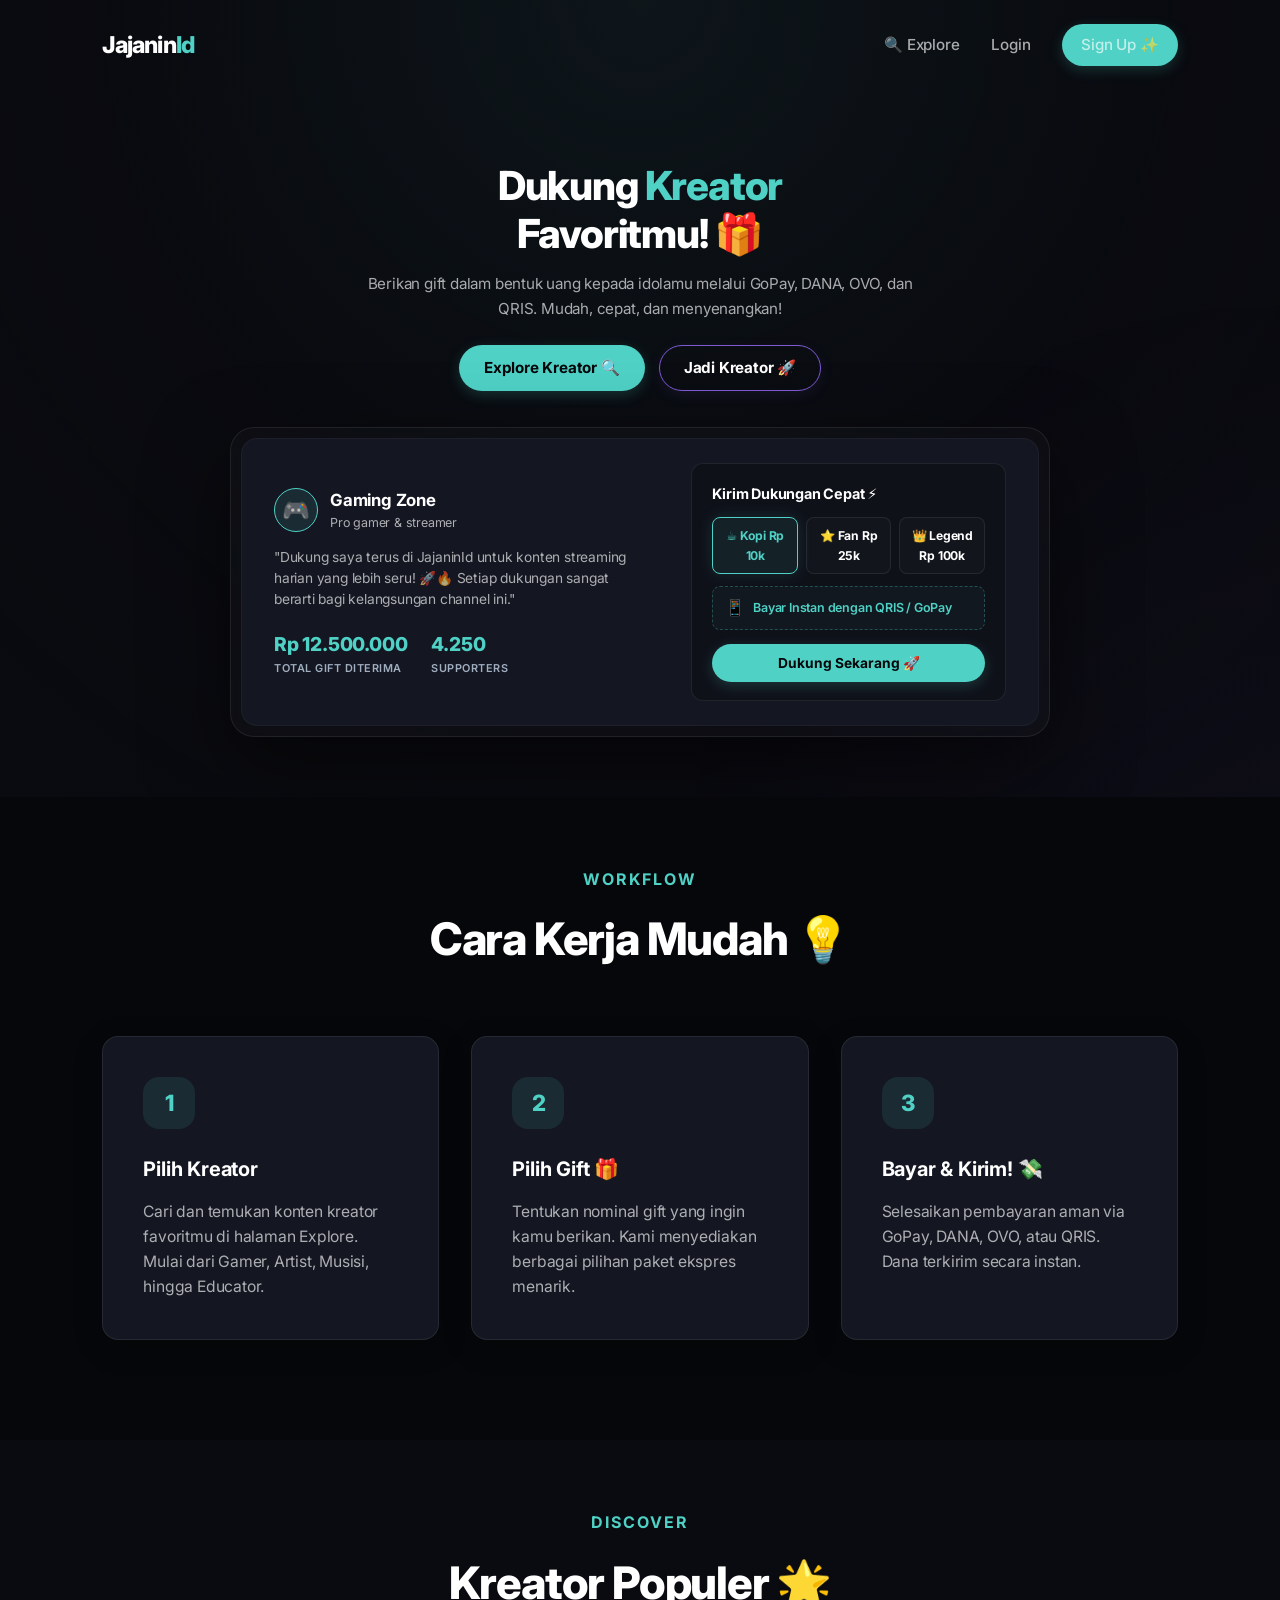
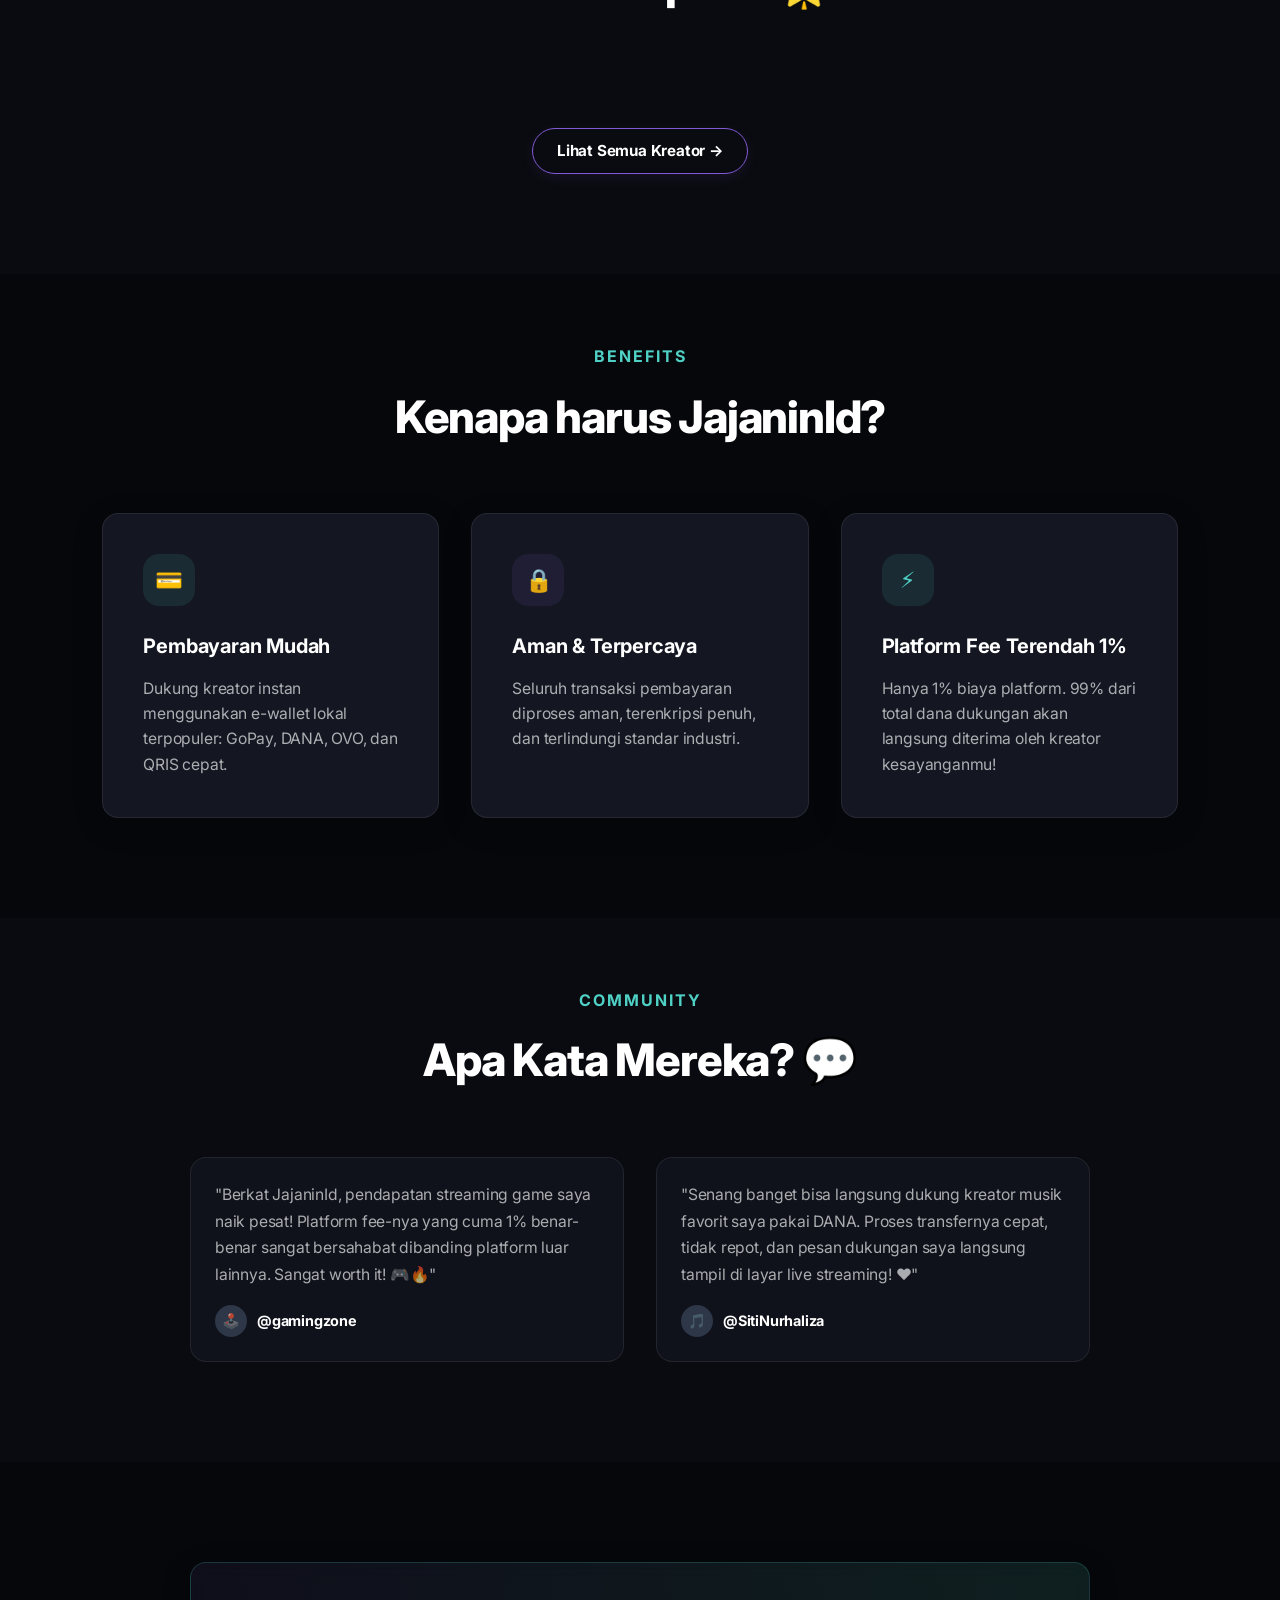
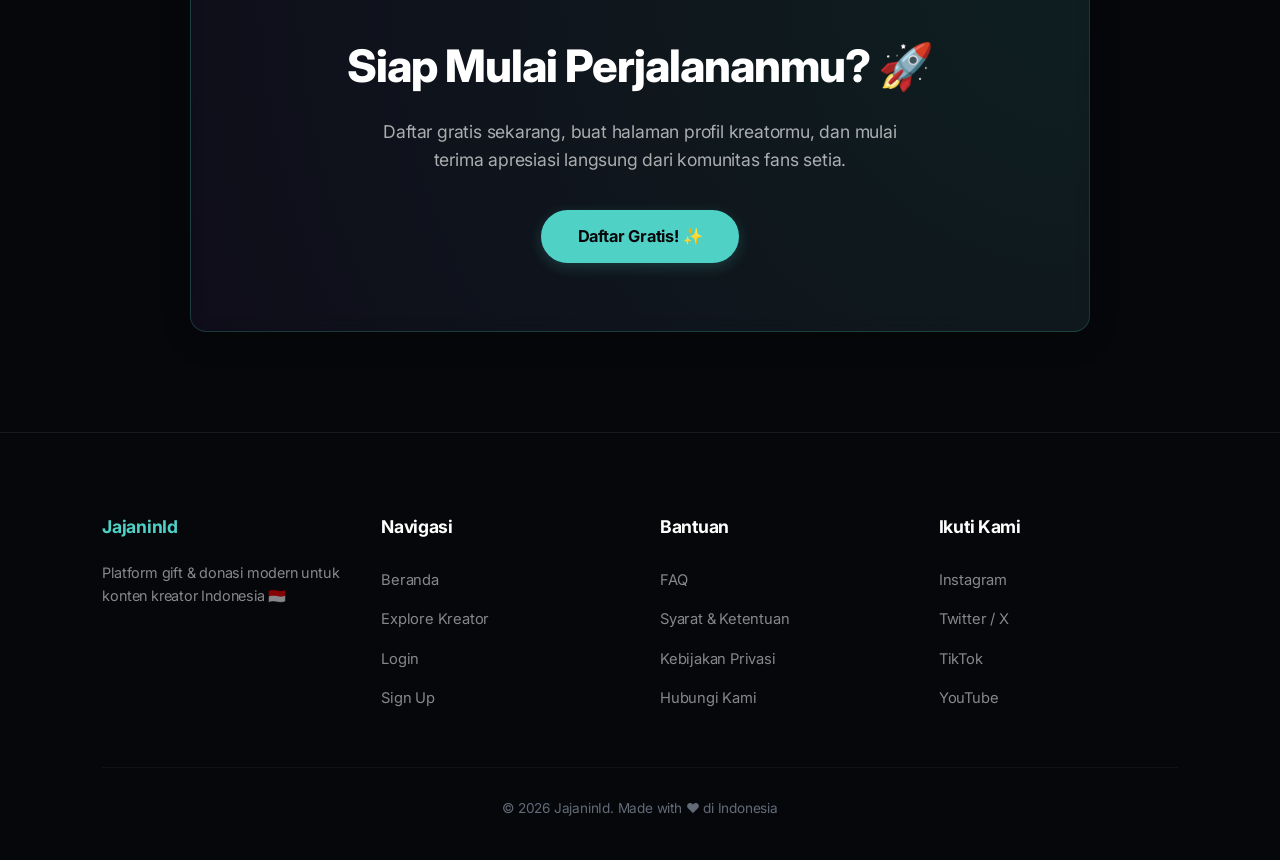
<file: index.html>
<!DOCTYPE html>
<html lang="id">

<head>
  <meta charset="UTF-8">
  <meta name="viewport" content="width=device-width, initial-scale=1.0">
  <meta name="description"
    content="JajaninId - Platform gift & donasi untuk konten kreator Indonesia. Dukung kreator favoritmu dengan gaya modern!">
  <title>JajaninId — Dukung Kreator Favoritmu! 🎁</title>
  <link rel="stylesheet" href="css/styles.css?v=1.1">
</head>

<body>
  <!-- VIDEO BACKGROUND -->
  <div class="video-bg-container">
    <video autoplay loop muted playsinline class="video-bg">
      <source src="background.mp4" type="video/mp4">
      Your browser does not support the video tag.
    </video>
    <div class="video-overlay"></div>
  </div>

  <!-- NAVBAR -->
  <nav class="navbar">
    <a href="index.html" class="logo">Jajanin<span>Id</span></a>
    <div class="nav-links">
      <a href="explore.html">🔍 Explore</a>
      <a href="login.html">Login</a>
      <a href="register.html" class="btn btn-primary btn-sm">Sign Up ✨</a>
    </div>
  </nav>

  <!-- HERO -->
  <section class="hero">
    <h1>Dukung <span class="highlight">Kreator</span><br>Favoritmu! 🎁</h1>
    <p>Berikan gift dalam bentuk uang kepada idolamu melalui GoPay, DANA, OVO, dan QRIS. Mudah, cepat, dan menyenangkan!
    </p>
    <div class="hero-buttons">
      <a href="explore.html" class="btn btn-primary">Explore Kreator 🔍</a>
      <a href="register.html" class="btn btn-secondary">Jadi Kreator 🚀</a>
    </div>

    <!-- Pixellab-style Premium Showcase -->
    <div class="hero-showcase" style="margin-top: 36px;">
      <div class="showcase-inner showcase-grid" style="padding: 24px 32px; text-align: left;">
        <div>
          <div style="display: flex; align-items: center; gap: 12px; margin-bottom: 14px;">
            <div style="width: 44px; height: 44px; border-radius: 50%; background: rgba(79, 209, 197, 0.1); border: 1.5px solid var(--primary); display: flex; align-items: center; justify-content: center; font-size: 1.4rem;">🎮</div>
            <div>
              <h4 style="margin: 0; font-size: 1.05rem; color: #fff; font-weight: 700;">Gaming Zone</h4>
              <p style="margin: 0; font-size: 0.78rem; color: var(--text-sec);">Pro gamer & streamer</p>
            </div>
          </div>
          <p style="font-size: 0.86rem; color: var(--text-sec); margin-bottom: 20px; line-height: 1.5;">"Dukung saya terus di JajaninId untuk konten streaming harian yang lebih seru! 🚀🔥 Setiap dukungan sangat berarti bagi kelangsungan channel ini."</p>
          <div style="display: flex; gap: 24px;">
            <div>
              <div style="font-size: 1.2rem; font-weight: 800; color: var(--primary);">Rp 12.500.000</div>
              <div style="font-size: 0.68rem; color: var(--text-muted); text-transform: uppercase; font-weight: 600; letter-spacing: 0.5px;">Total Gift Diterima</div>
            </div>
            <div>
              <div style="font-size: 1.2rem; font-weight: 800; color: var(--primary);">4.250</div>
              <div style="font-size: 0.68rem; color: var(--text-muted); text-transform: uppercase; font-weight: 600; letter-spacing: 0.5px;">Supporters</div>
            </div>
          </div>
        </div>
        <div class="quick-support-card">
          <h5 style="margin: 0 0 12px; font-size: 0.9rem; color: #fff; font-weight: 700; letter-spacing: -0.2px;">Kirim Dukungan Cepat ⚡</h5>
          <div class="quick-support-grid">
            <div class="quick-chip active" onclick="selectQuickSupport(10000, this)">☕ Kopi Rp 10k</div>
            <div class="quick-chip" onclick="selectQuickSupport(25000, this)">⭐ Fan Rp 25k</div>
            <div class="quick-chip" onclick="selectQuickSupport(100000, this)">👑 Legend Rp 100k</div>
          </div>
          <div style="display: flex; gap: 8px; align-items: center; background: rgba(79, 209, 197, 0.04); padding: 8px 12px; border-radius: 8px; border: 1px dashed rgba(79, 209, 197, 0.3); margin-bottom: 14px;">
            <span style="font-size: 1rem;">📱</span>
            <span style="font-size: 0.78rem; font-weight: 600; color: var(--primary);">Bayar Instan dengan QRIS / GoPay</span>
          </div>
          <button class="btn btn-primary" style="width:100%; font-size: 0.86rem; padding: 10px;" onclick="triggerQuickPayment()">Dukung Sekarang 🚀</button>
        </div>
      </div>
    </div>
  </section>

  <!-- HOW IT WORKS -->
  <section class="section" style="background:var(--bg-dark)">
    <div class="section-subtitle">Workflow</div>
    <h2 class="section-title">Cara Kerja Mudah 💡</h2>
    <div class="steps-grid">
      <div class="comic-card step-card">
        <div class="step-num">1</div>
        <h3>Pilih Kreator</h3>
        <p>Cari dan temukan konten kreator favoritmu di halaman Explore. Mulai dari Gamer, Artist, Musisi, hingga Educator.</p>
      </div>
      <div class="comic-card step-card">
        <div class="step-num">2</div>
        <h3>Pilih Gift 🎁</h3>
        <p>Tentukan nominal gift yang ingin kamu berikan. Kami menyediakan berbagai pilihan paket ekspres menarik.</p>
      </div>
      <div class="comic-card step-card">
        <div class="step-num">3</div>
        <h3>Bayar & Kirim! 💸</h3>
        <p>Selesaikan pembayaran aman via GoPay, DANA, OVO, atau QRIS. Dana terkirim secara instan.</p>
      </div>
    </div>
  </section>

  <!-- TOP CREATORS -->
  <section class="section">
    <div class="section-subtitle">Discover</div>
    <h2 class="section-title">Kreator Populer 🌟</h2>
    <div class="creator-grid" id="topCreators"></div>
    <div style="text-align:center;margin-top:48px">
      <a href="explore.html" class="btn btn-secondary">Lihat Semua Kreator →</a>
    </div>
  </section>

  <!-- FEATURES -->
  <section class="section" style="background:var(--bg-dark)">
    <div class="section-subtitle">Benefits</div>
    <h2 class="section-title">Kenapa harus JajaninId?</h2>
    <div class="steps-grid">
      <div class="comic-card step-card">
        <div class="step-num" style="background:rgba(79, 209, 197, 0.1); color:var(--primary)">💳</div>
        <h3>Pembayaran Mudah</h3>
        <p>Dukung kreator instan menggunakan e-wallet lokal terpopuler: GoPay, DANA, OVO, dan QRIS cepat.</p>
      </div>
      <div class="comic-card step-card">
        <div class="step-num" style="background:rgba(128, 90, 213, 0.1); color:var(--secondary)">🔒</div>
        <h3>Aman & Terpercaya</h3>
        <p>Seluruh transaksi pembayaran diproses aman, terenkripsi penuh, dan terlindungi standar industri.</p>
      </div>
      <div class="comic-card step-card">
        <div class="step-num" style="background:rgba(79, 209, 197, 0.1); color:var(--primary)">⚡</div>
        <h3>Platform Fee Terendah 1%</h3>
        <p>Hanya 1% biaya platform. 99% dari total dana dukungan akan langsung diterima oleh kreator kesayanganmu!</p>
      </div>
    </div>
  </section>

  <!-- TESTIMONIALS -->
  <section class="section">
    <div class="section-subtitle">Community</div>
    <h2 class="section-title">Apa Kata Mereka? 💬</h2>
    <div class="steps-grid" style="max-width:900px">
      <div class="speech-bubble">
        <p style="line-height: 1.7;">"Berkat JajaninId, pendapatan streaming game saya naik pesat! Platform fee-nya yang cuma 1% benar-benar sangat bersahabat dibanding platform luar lainnya. Sangat worth it! 🎮🔥"</p>
        <div style="margin-top: 16px; display: flex; align-items: center; gap: 10px;">
          <div style="width: 32px; height: 32px; border-radius: 50%; background: #2D3748; display: flex; align-items: center; justify-content: center; font-size: 0.9rem;">🕹️</div>
          <span style="font-weight: 700; color: #fff; font-size: 0.9rem;">@gamingzone</span>
        </div>
      </div>
      <div class="speech-bubble">
        <p style="line-height: 1.7;">"Senang banget bisa langsung dukung kreator musik favorit saya pakai DANA. Proses transfernya cepat, tidak repot, dan pesan dukungan saya langsung tampil di layar live streaming! ❤️"</p>
        <div style="margin-top: 16px; display: flex; align-items: center; gap: 10px;">
          <div style="width: 32px; height: 32px; border-radius: 50%; background: #2D3748; display: flex; align-items: center; justify-content: center; font-size: 0.9rem;">🎵</div>
          <span style="font-weight: 700; color: #fff; font-size: 0.9rem;">@SitiNurhaliza</span>
        </div>
      </div>
    </div>
  </section>

  <!-- CTA -->
  <section class="section" style="background:var(--bg-dark); text-align:center;">
    <div class="comic-card" style="max-width: 900px; margin: 0 auto; padding: 68px 40px; background: radial-gradient(circle at top right, rgba(79, 209, 197, 0.12) 0%, rgba(128, 90, 213, 0.08) 100%); border-color: rgba(79, 209, 197, 0.2);">
      <h2 style="font-family:var(--font-display); font-size: clamp(2rem, 4vw, 2.8rem); font-weight: 800; margin-bottom:16px; color:#fff; letter-spacing: -1px;">Siap Mulai Perjalananmu? 🚀</h2>
      <p style="font-size:1.1rem; color: var(--text-sec); margin-bottom:36px; max-width: 550px; margin-left: auto; margin-right: auto;">Daftar gratis sekarang, buat halaman profil kreatormu, dan mulai terima apresiasi langsung dari komunitas fans setia.</p>
      <a href="register.html" class="btn btn-primary btn-lg">Daftar Gratis! ✨</a>
    </div>
  </section>

  <!-- FOOTER -->
  <footer class="footer">
    <div class="footer-grid">
      <div>
        <h3 style="color: var(--primary);">JajaninId</h3>
        <p style="opacity:.8; font-size:.9rem; line-height: 1.6;">Platform gift & donasi modern untuk konten kreator Indonesia 🇮🇩</p>
      </div>
      <div>
        <h3>Navigasi</h3>
        <a href="index.html">Beranda</a>
        <a href="explore.html">Explore Kreator</a>
        <a href="login.html">Login</a>
        <a href="register.html">Sign Up</a>
      </div>
      <div>
        <h3>Bantuan</h3>
        <a href="#">FAQ</a>
        <a href="#">Syarat & Ketentuan</a>
        <a href="#">Kebijakan Privasi</a>
        <a href="#">Hubungi Kami</a>
      </div>
      <div>
        <h3>Ikuti Kami</h3>
        <a href="#">Instagram</a>
        <a href="#">Twitter / X</a>
        <a href="#">TikTok</a>
        <a href="#">YouTube</a>
      </div>
    </div>
    <div class="footer-bottom">© 2026 JajaninId. Made with ❤️ di Indonesia</div>
  </footer>

  <script src="js/data.js"></script>
  <script src="js/app.js?v=1.1"></script>
</body>

</html>
</file>
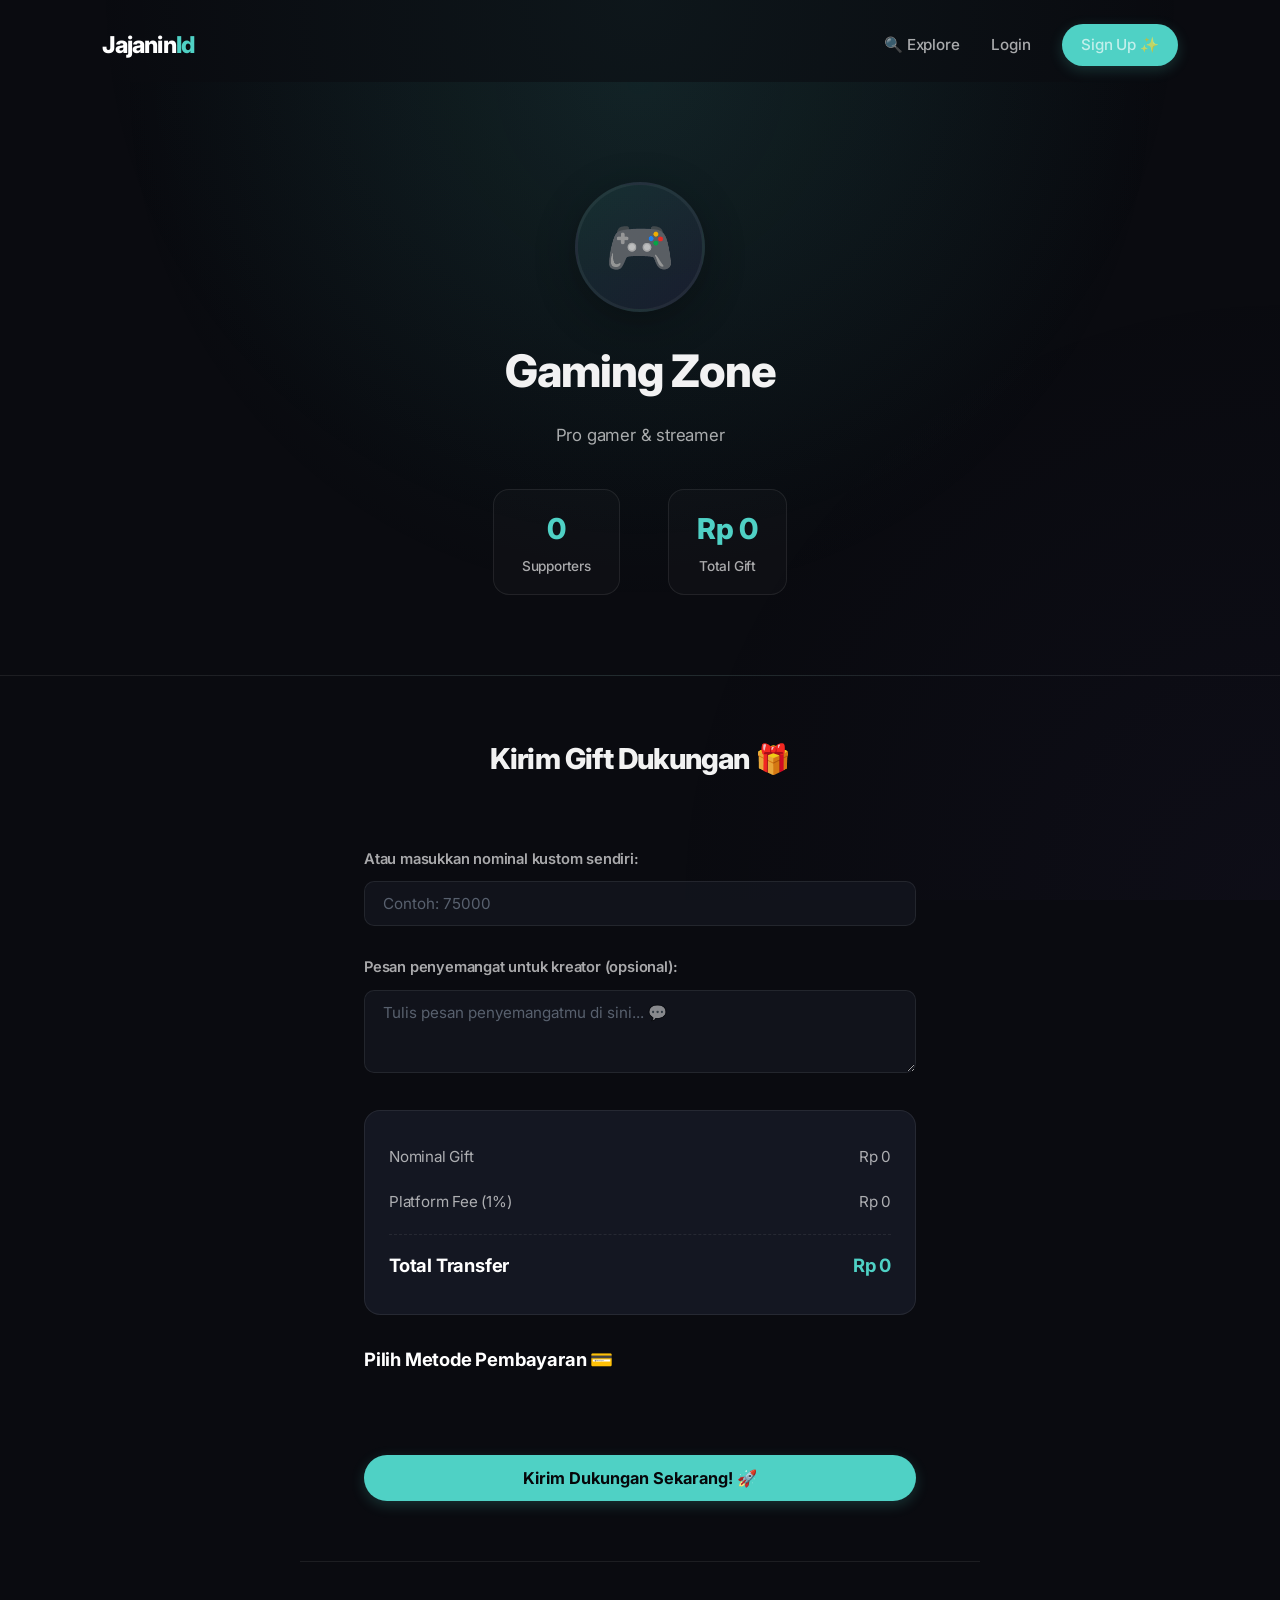
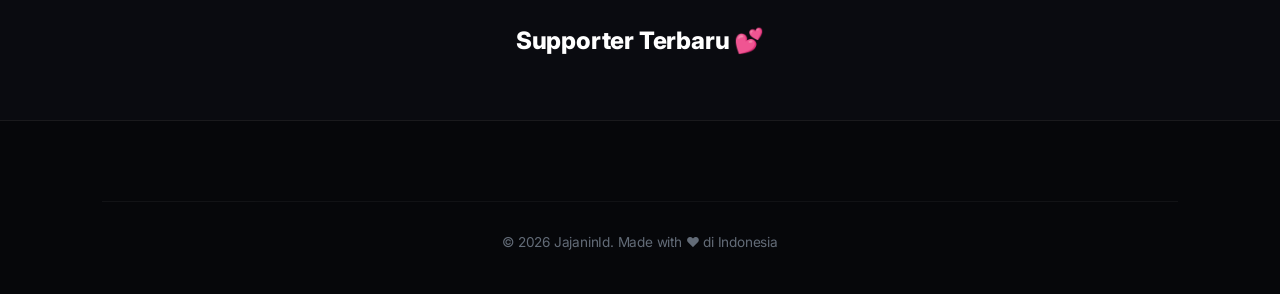
<file: creator.html>
<!DOCTYPE html>
<html lang="id">

<head>
  <meta charset="UTF-8">
  <meta name="viewport" content="width=device-width, initial-scale=1.0">
  <meta name="description" content="Berikan gift dan dukungan untuk kreator favoritmu di JajaninId">
  <title>Profil Kreator — JajaninId</title>
  <link rel="stylesheet" href="css/styles.css">
</head>

<body>
  <!-- NAVBAR -->
  <nav class="navbar">
    <a href="index.html" class="logo">Jajanin<span>Id</span></a>
    <div class="nav-links">
      <a href="explore.html">🔍 Explore</a>
      <a href="login.html">Login</a>
      <a href="register.html" class="btn btn-primary btn-sm">Sign Up ✨</a>
    </div>
  </nav>

  <!-- PROFILE HEADER -->
  <section class="profile-header">
    <div class="profile-avatar" id="creatorAvatar">🎮</div>
    <h1 id="creatorName">Gaming Zone</h1>
    <p class="bio" id="creatorBio">Pro gamer & streamer</p>
    <div class="profile-stats">
      <div class="stat">
        <div class="stat-num" id="creatorSupporters">0</div>
        <div class="stat-label">Supporters</div>
      </div>
      <div class="stat">
        <div class="stat-num" id="creatorGifts">Rp 0</div>
        <div class="stat-label">Total Gift</div>
      </div>
    </div>
  </section>

  <!-- GIFT SECTION -->
  <section class="gift-section">
    <h2>Kirim Gift Dukungan 🎁</h2>
    
    <!-- Dynamic Gift Options (GIFT_PRESETS) -->
    <div class="gift-grid" id="giftGrid"></div>
    
    <div class="gift-custom">
      <div class="form-group">
        <label>Atau masukkan nominal kustom sendiri:</label>
        <input type="number" class="comic-input" id="customAmount" placeholder="Contoh: 75000"
          oninput="onCustomAmount(this.value)">
      </div>
    </div>
    
    <div class="form-group">
      <label>Pesan penyemangat untuk kreator (opsional):</label>
      <textarea class="comic-input" id="giftMessage" rows="3" placeholder="Tulis pesan penyemangatmu di sini... 💬"
        style="resize:vertical"></textarea>
    </div>

    <!-- INVOICE SUMMARY -->
    <div class="gift-summary">
      <div class="row"><span>Nominal Gift</span><span id="summaryAmount">Rp 0</span></div>
      <div class="row"><span>Platform Fee (1%)</span><span id="summaryFee">Rp 0</span></div>
      <div class="row total"><span>Total Transfer</span><span id="summaryTotal">Rp 0</span></div>
    </div>

    <!-- PAYMENT SELECTION -->
    <h3 style="font-family:var(--font-display); font-size:1.15rem; font-weight:700; margin-bottom:16px; color:#fff">Pilih Metode Pembayaran 💳</h3>
    <div class="payment-methods" id="paymentGrid"></div>

    <button class="btn btn-primary btn-lg" style="width:100%; margin-top:20px"
      onclick="sendGift()">
      Kirim Dukungan Sekarang! 🚀
    </button>
  </section>

  <!-- RECENT SUPPORTERS -->
  <section class="supporters-section" style="border-top: 1px solid var(--border); padding-top: 60px; margin-top: 60px;">
    <h2 style="font-family:var(--font-display); font-size:1.5rem; font-weight: 800; margin-bottom:30px; text-align: center; color: #fff;">
      Supporter Terbaru 💕</h2>
    <div id="supportersList"></div>
  </section>

  <!-- FOOTER -->
  <footer class="footer">
    <div class="footer-bottom">© 2026 JajaninId. Made with ❤️ di Indonesia</div>
  </footer>

  <script src="js/data.js"></script>
  <script src="js/app.js"></script>
</body>

</html>
</file>
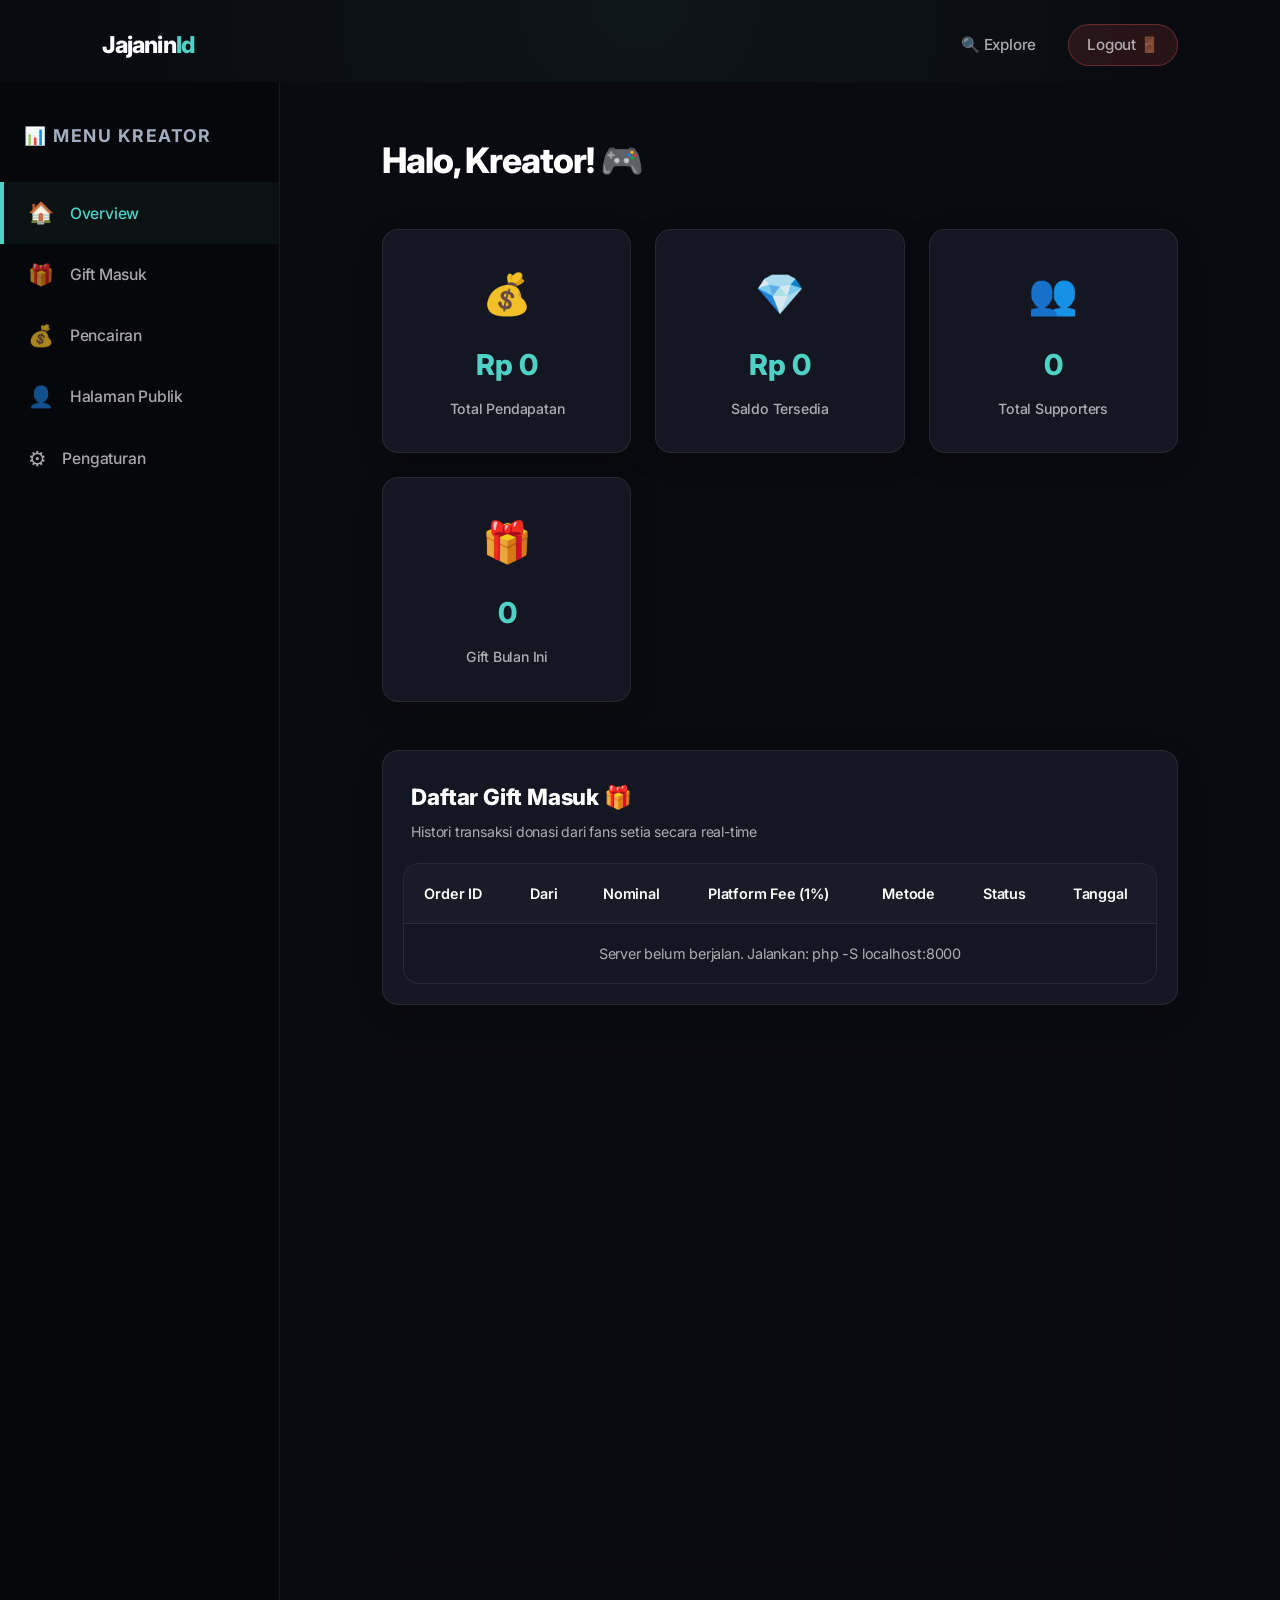
<file: dashboard.html>
<!DOCTYPE html>
<html lang="id">

<head>
  <meta charset="UTF-8">
  <meta name="viewport" content="width=device-width, initial-scale=1.0">
  <title>Dashboard Kreator — JajaninId</title>
  <link rel="stylesheet" href="css/styles.css">
</head>

<body>
  <!-- NAVBAR -->
  <nav class="navbar">
    <a href="index.html" class="logo">Jajanin<span>Id</span></a>
    <div class="nav-links">
      <a href="explore.html">🔍 Explore</a>
      <a href="/backend/auth.php?action=logout" class="btn btn-danger btn-sm">Logout 🚪</a>
    </div>
  </nav>

  <!-- DASHBOARD WRAPPER -->
  <div class="dash-layout">
    <!-- SIDEBAR -->
    <aside class="dash-sidebar">
      <div class="sidebar-title">📊 Menu Kreator</div>
      <a href="#" class="active"><span class="icon">🏠</span> Overview</a>
      <a href="#gifts"><span class="icon">🎁</span> Gift Masuk</a>
      <a href="#withdraw"><span class="icon">💰</span> Pencairan</a>
      <a href="#" onclick="goToMyPage()"><span class="icon">👤</span> Halaman Publik</a>
      <a href="#"><span class="icon">⚙️</span> Pengaturan</a>
    </aside>

    <!-- MAIN CONTROL CENTER -->
    <main class="dash-main">
      <h1 id="dashGreeting">Halo, Kreator! 🎮</h1>

      <!-- METRIC CARDS -->
      <div class="stat-cards">
        <div class="comic-card stat-card">
          <div class="stat-icon">💰</div>
          <div class="stat-value" id="statEarnings">Rp 0</div>
          <div class="stat-label">Total Pendapatan</div>
        </div>
        <div class="comic-card stat-card">
          <div class="stat-icon">💎</div>
          <div class="stat-value" id="statBalance">Rp 0</div>
          <div class="stat-label">Saldo Tersedia</div>
        </div>
        <div class="comic-card stat-card">
          <div class="stat-icon">👥</div>
          <div class="stat-value" id="statSupporters">0</div>
          <div class="stat-label">Total Supporters</div>
        </div>
        <div class="comic-card stat-card">
          <div class="stat-icon">🎁</div>
          <div class="stat-value" id="statMonthly">0</div>
          <div class="stat-label">Gift Bulan Ini</div>
        </div>
      </div>

      <!-- RECENT TRANSACTION RECORDS -->
      <div class="comic-card" style="padding:0; margin-bottom: 40px;" id="gifts">
        <div style="padding:28px 28px 0">
          <h2 style="font-family:var(--font-display); font-size:1.4rem; font-weight:800; color:#fff;">Daftar Gift Masuk 🎁</h2>
          <p style="color:var(--text-sec); font-size:.88rem; margin-top:6px">Histori transaksi donasi dari fans setia secara real-time</p>
        </div>
        <div style="overflow-x:auto; padding:20px">
          <table class="table-comic">
            <thead>
              <tr>
                <th>Order ID</th>
                <th>Dari</th>
                <th>Nominal</th>
                <th>Platform Fee (1%)</th>
                <th>Metode</th>
                <th>Status</th>
                <th>Tanggal</th>
              </tr>
            </thead>
            <tbody id="giftTableBody">
              <tr>
                <td colspan="7" style="text-align:center; font-style: italic; color:var(--text-muted);">
                  Memuat data transaksi dari database...
                </td>
              </tr>
            </tbody>
          </table>
        </div>
      </div>

      <!-- BANK / E-WALLET WITHDRAWAL PANEL -->
      <div class="comic-card" style="padding:32px;" id="withdraw">
        <h2 style="font-family:var(--font-display); font-size:1.4rem; font-weight:800; color:#fff; margin-bottom:6px">Pencairan Saldo 💰</h2>
        <p style="color:var(--text-sec); font-size:.88rem; margin-bottom:28px">Tarik penghasilan terkumpul langsung ke rekening bank atau dompet digital Anda</p>
        
        <div style="max-width:440px;">
          <div class="form-group">
            <label>Nominal Penarikan (Minimum Rp 50.000)</label>
            <input type="number" class="comic-input" id="withdrawAmount" placeholder="Contoh: 150000" min="50000">
          </div>
          
          <div class="form-group">
            <label>Metode Penarikan Dana</label>
            <select class="comic-input" id="withdrawMethod">
              <option value="">— Pilih Bank / E-Wallet —</option>
              <option value="Bank BCA">Bank BCA</option>
              <option value="Bank BNI">Bank BNI</option>
              <option value="Bank Mandiri">Bank Mandiri</option>
              <option value="GoPay">GoPay</option>
              <option value="DANA">DANA</option>
              <option value="OVO">OVO</option>
            </select>
          </div>
          
          <div class="form-group">
            <label>Nomor Rekening / Nomor Telepon Akun</label>
            <input type="text" class="comic-input" id="withdrawAccount" placeholder="Nomor rekening atau nomor HP terdaftar">
          </div>
          
          <button class="btn btn-primary btn-lg" style="width:100%; margin-top:8px" onclick="requestWithdraw()">
            Cairkan Saldo Sekarang 💸
          </button>
        </div>
      </div>
    </main>
  </div>

  <script src="js/app.js"></script>
  <script>
    // Update greeting when session loads
    checkSession().then(() => {
      if (currentUser) {
        const greet = document.getElementById('dashGreeting');
        if (greet) greet.textContent = `Halo, ${currentUser.name}! 🎮`;
      }
    });

    function goToMyPage() {
      // Fetch creator username and redirect
      fetch('/backend/api.php?action=dashboard')
        .then(r => r.json())
        .then(d => {
          if (d.profile) window.location.href = `creator.html?u=${d.profile.username}`;
        });
    }
  </script>
</body>

</html>
</file>
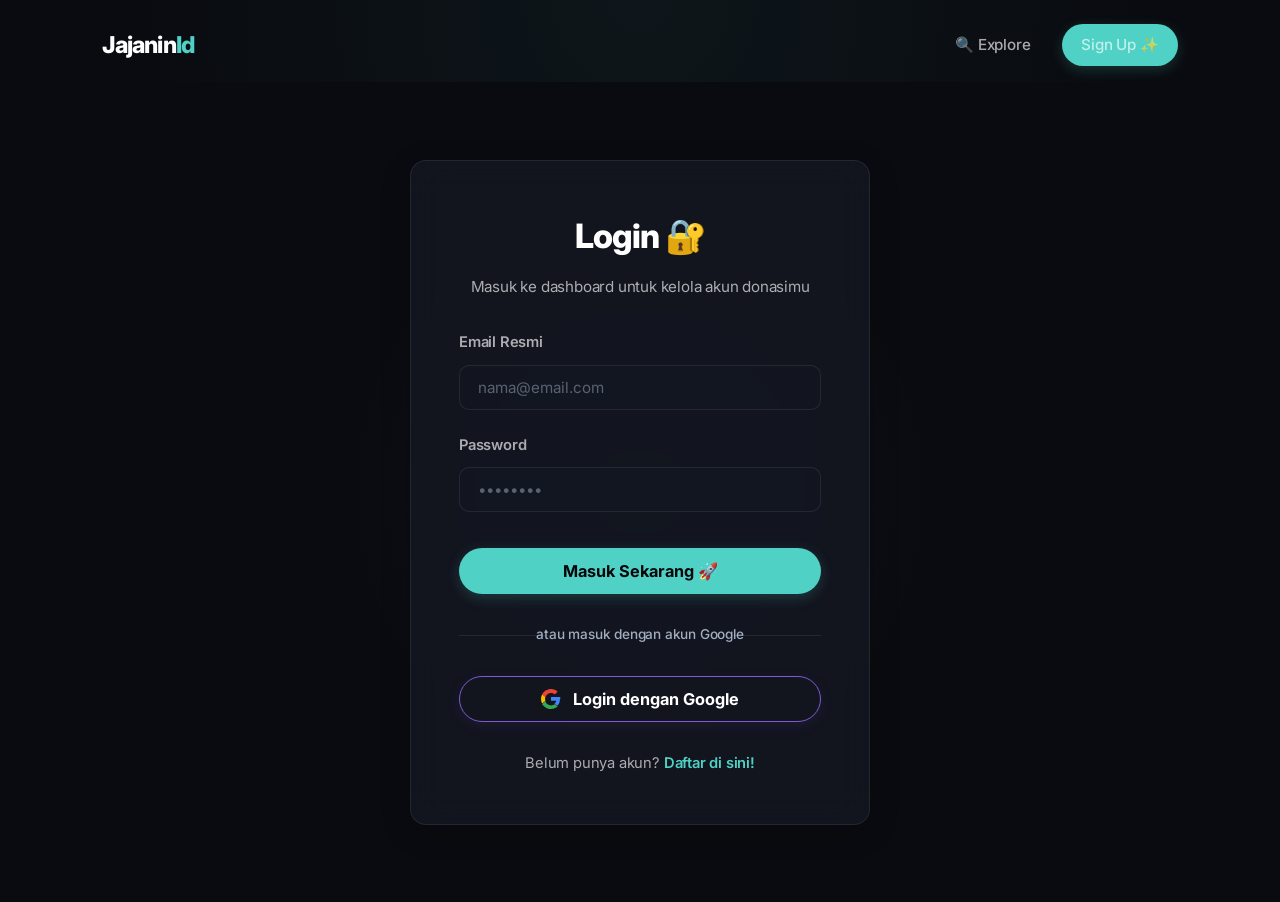
<file: login.html>
<!DOCTYPE html>
<html lang="id">

<head>
  <meta charset="UTF-8">
  <meta name="viewport" content="width=device-width, initial-scale=1.0">
  <title>Login — JajaninId</title>
  <link rel="stylesheet" href="css/styles.css">
</head>

<body>
  <!-- NAVBAR -->
  <nav class="navbar">
    <a href="index.html" class="logo">Jajanin<span>Id</span></a>
    <div class="nav-links">
      <a href="explore.html">🔍 Explore</a>
      <a href="register.html" class="btn btn-primary btn-sm">Sign Up ✨</a>
    </div>
  </nav>

  <!-- AUTHENTICATION PANELS -->
  <div class="auth-container">
    <div class="comic-card auth-box">
      <h1>Login 🔐</h1>
      <p class="subtitle">Masuk ke dashboard untuk kelola akun donasimu</p>
      
      <!-- Error Message Container (Fixed legacy JS crash issue) -->
      <div id="errorMsg" style="display:none; background:rgba(255, 94, 94, 0.08); color:var(--danger); border:1px solid rgba(255, 94, 94, 0.2); padding:12px 16px; border-radius:8px; font-family:var(--font-body); font-size:0.9rem; font-weight:600; margin-bottom:20px; text-align:center;"></div>

      <!-- Email Auth -->
      <div id="emailAuth" style="margin-bottom: 24px;">
        <div class="form-group">
          <label>Email Resmi</label>
          <input type="email" class="comic-input" id="loginEmail" placeholder="nama@email.com">
        </div>
        <div class="form-group">
          <label>Password</label>
          <input type="password" class="comic-input" id="loginPassword" placeholder="••••••••">
        </div>
        <button class="btn btn-primary btn-lg" style="width:100%; margin-top:12px;"
          onclick="loginWithEmail()">
          Masuk Sekarang 🚀
        </button>
      </div>

      <div class="auth-divider">atau masuk dengan akun Google</div>

      <!-- Google OAuth -->
      <button class="btn btn-secondary btn-lg" style="width:100%; gap:12px;"
        onclick="loginWithGoogle()">
        <svg width="20" height="20" viewBox="0 0 48 48" style="flex-shrink:0;">
          <path fill="#ea4335"
            d="M24 9.5c3.54 0 6.71 1.22 9.21 3.6l6.85-6.85C35.9 2.38 30.47 0 24 0 14.62 0 6.51 5.38 2.56 13.22l7.98 6.19C12.43 13.72 17.74 9.5 24 9.5z" />
          <path fill="#4285f4"
            d="M46.5 24c0-1.55-.15-3.24-.47-4.78H24v9.03h12.75c-.53 2.85-2.12 5.25-4.5 6.85l6.85 5.3c4-3.69 6.4-9.13 6.4-16.4z" />
          <path fill="#fbbc05"
            d="M10.54 28.59c-.48-1.45-.76-2.99-.76-4.59s.27-3.14.76-4.59l-7.98-6.19C.92 16.46 0 20.12 0 24s.92 7.54 2.56 10.78l7.98-6.19z" />
          <path fill="#34a853"
            d="M24 48c6.48 0 11.93-2.13 15.89-5.81l-6.85-5.3c-2.51 1.69-5.71 2.61-9.04 2.61-6.26 0-11.57-4.22-13.46-9.91l-7.98 6.19C6.51 42.62 14.62 48 24 48z" />
        </svg>
        Login dengan Google
      </button>

      <p class="auth-footer">Belum punya akun? <a href="register.html">Daftar di sini!</a></p>
    </div>
  </div>

  <script src="js/app.js"></script>
  <script>
    // Show error from URL params
    const urlParams = new URLSearchParams(window.location.search);
    const error = urlParams.get('error');
    if (error) {
      const errorMsg = document.getElementById('errorMsg');
      const messages = {
        'access_denied': 'Akses ditolak. Silakan coba lagi.',
        'no_code': 'Gagal mendapatkan kode otorisasi.',
        'token_failed': 'Gagal memverifikasi akun Google.',
        'userinfo_failed': 'Gagal mengambil info akun Google.',
      };
      errorMsg.textContent = messages[error] || 'Terjadi kesalahan.';
      errorMsg.style.display = 'block';
    }

    async function loginWithEmail() {
      const email = document.getElementById('loginEmail').value;
      const password = document.getElementById('loginPassword').value;
      const errorMsg = document.getElementById('errorMsg');
      errorMsg.style.display = 'none';

      if (!email || !password) {
        errorMsg.textContent = 'Email dan password wajib diisi!';
        errorMsg.style.display = 'block';
        return;
      }

      try {
        const res = await fetch('/backend/auth.php?action=login_email', {
          method: 'POST',
          headers: { 'Content-Type': 'application/json' },
          body: JSON.stringify({ email, password })
        });
        const data = await res.json();
        if (data.success) {
          showModal('Welcome! 🎉', `Login sebagai <strong>${data.user.name}</strong> (${data.user.role})`, 'success');
          setTimeout(() => { window.location.href = data.redirect; }, 1200);
        } else {
          errorMsg.textContent = data.error;
          errorMsg.style.display = 'block';
        }
      } catch (e) {
        errorMsg.textContent = 'Server belum berjalan. Jalankan: php -S localhost:8000';
        errorMsg.style.display = 'block';
      }
    }
  </script>
</body>

</html>
</file>
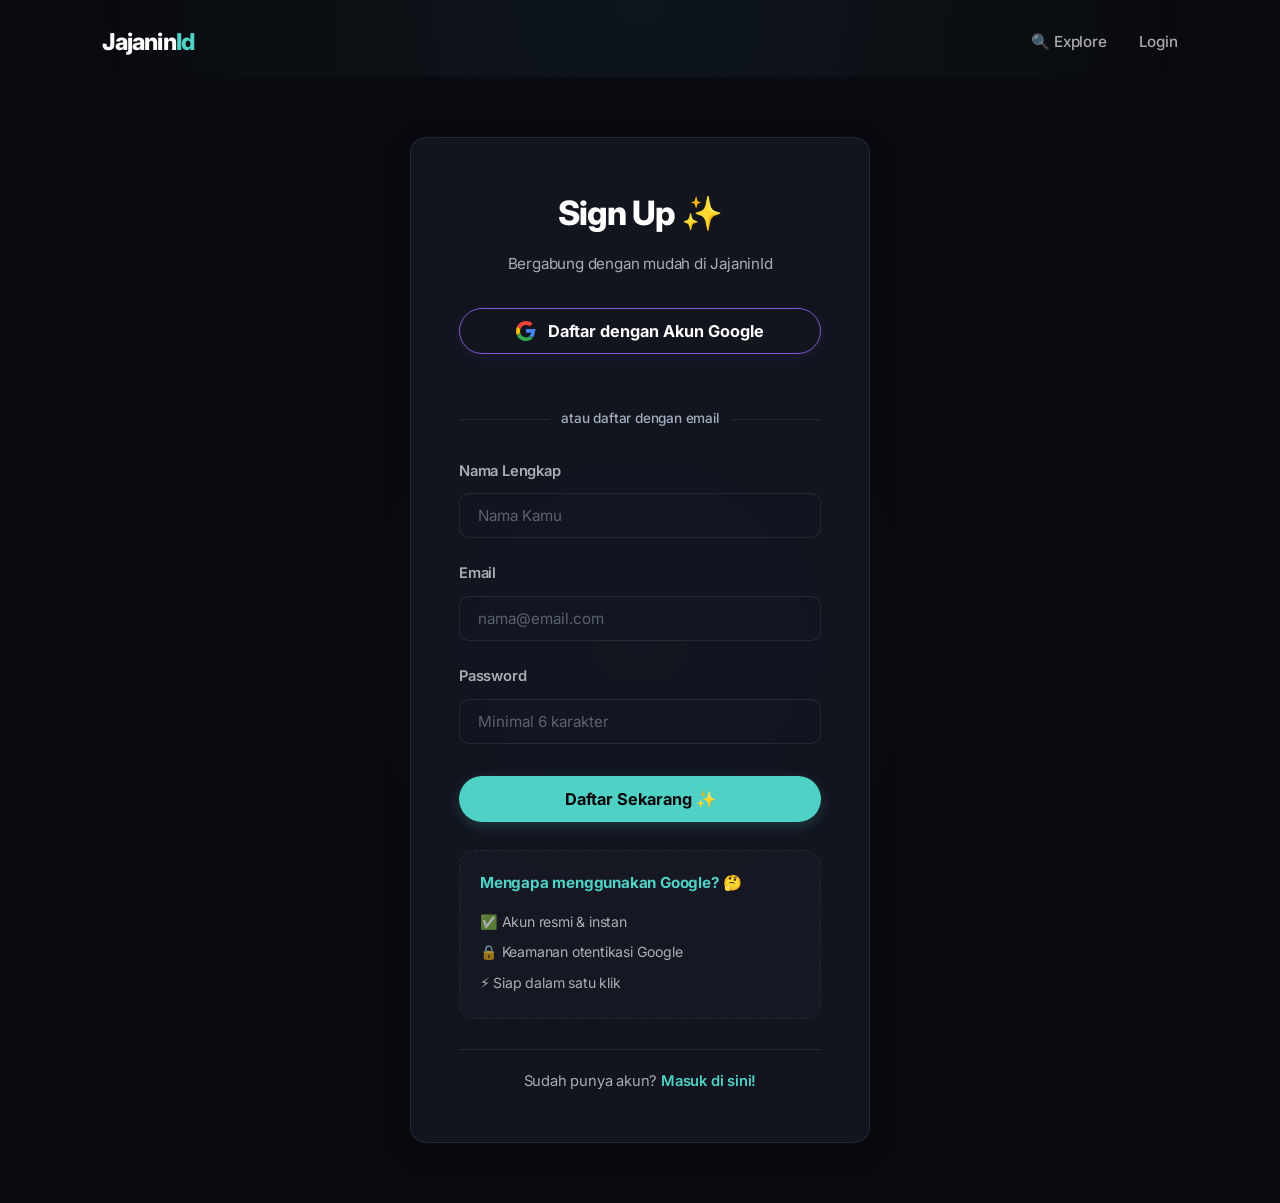
<file: register.html>
<!DOCTYPE html>
<html lang="id">

<head>
  <meta charset="UTF-8">
  <meta name="viewport" content="width=device-width, initial-scale=1.0">
  <title>Sign Up — JajaninId</title>
  <link rel="stylesheet" href="css/styles.css">
</head>

<body>
  <!-- NAVBAR -->
  <nav class="navbar">
    <a href="index.html" class="logo">Jajanin<span>Id</span></a>
    <div class="nav-links">
      <a href="explore.html">🔍 Explore</a>
      <a href="login.html">Login</a>
    </div>
  </nav>

  <!-- AUTHENTICATION PANELS -->
  <div class="auth-container">
    <div class="comic-card auth-box">
      <h1>Sign Up ✨</h1>
      <p class="subtitle" id="regSubtitle">Bergabung dengan mudah di JajaninId</p>

      <!-- STEP 1: Google Auth & Email Auth -->
      <div id="step1">
        <!-- Google OAuth -->
        <button class="btn btn-secondary btn-lg" style="width:100%; gap:12px; margin-bottom: 24px;"
          onclick="loginWithGoogle()">
          <svg width="20" height="20" viewBox="0 0 48 48" style="flex-shrink:0;">
            <path fill="#ea4335"
              d="M24 9.5c3.54 0 6.71 1.22 9.21 3.6l6.85-6.85C35.9 2.38 30.47 0 24 0 14.62 0 6.51 5.38 2.56 13.22l7.98 6.19C12.43 13.72 17.74 9.5 24 9.5z" />
            <path fill="#4285f4"
              d="M46.5 24c0-1.55-.15-3.24-.47-4.78H24v9.03h12.75c-.53 2.85-2.12 5.25-4.5 6.85l6.85 5.3c4-3.69 6.4-9.13 6.4-16.4z" />
            <path fill="#fbbc05"
              d="M10.54 28.59c-.48-1.45-.76-2.99-.76-4.59s.27-3.14.76-4.59l-7.98-6.19C.92 16.46 0 20.12 0 24s.92 7.54 2.56 10.78l7.98-6.19z" />
            <path fill="#34a853"
              d="M24 48c6.48 0 11.93-2.13 15.89-5.81l-6.85-5.3c-2.51 1.69-5.71 2.61-9.04 2.61-6.26 0-11.57-4.22-13.46-9.91l-7.98 6.19C6.51 42.62 14.62 48 24 48z" />
          </svg>
          Daftar dengan Akun Google
        </button>

        <div class="auth-divider">atau daftar dengan email</div>

        <!-- Email Registration Form -->
        <div id="emailReg">
          <div class="form-group">
            <label>Nama Lengkap</label>
            <input type="text" class="comic-input" id="regName" placeholder="Nama Kamu">
          </div>
          <div class="form-group">
            <label>Email</label>
            <input type="email" class="comic-input" id="regEmail" placeholder="nama@email.com">
          </div>
          <div class="form-group">
            <label>Password</label>
            <input type="password" class="comic-input" id="regPassword" placeholder="Minimal 6 karakter">
          </div>
          
          <div id="regErrorMsg"
            style="display:none; background:rgba(255, 94, 94, 0.08); color:var(--danger); border:1px solid rgba(255, 94, 94, 0.2); padding:12px 16px; border-radius:8px; font-family:var(--font-body); font-size:0.9rem; font-weight:600; margin-bottom:20px; text-align:center;">
          </div>
          
          <button class="btn btn-primary btn-lg" style="width:100%; margin-top:8px;"
            onclick="registerWithEmail()">
            Daftar Sekarang ✨
          </button>
        </div>

        <div
          style="margin-top:28px; padding:20px; background:rgba(255,255,255,0.02); border-radius:var(--radius); border:1px dashed var(--border)">
          <h3 style="font-family:var(--font-display); font-size: 0.95rem; margin-bottom:12px; color: var(--primary);">Mengapa menggunakan Google? 🤔</h3>
          <ul style="font-size:.88rem; color:var(--text-sec); line-height: 1.6;">
            <li style="padding:4px 0">✅ Akun resmi & instan</li>
            <li style="padding:4px 0">🔒 Keamanan otentikasi Google</li>
            <li style="padding:4px 0">⚡ Siap dalam satu klik</li>
          </ul>
        </div>
      </div>

      <!-- STEP 2: Choose role (shown after Google auth / email signup success) -->
      <div id="step2" style="display:none">
        <div class="speech-bubble" style="margin-bottom:24px; text-align:center; padding: 16px 20px;">
          <p>Halo <strong id="welcomeName" style="color:var(--primary);"></strong>! 👋<br>Mau jadi apa kamu di JajaninId?</p>
        </div>

        <div style="display:grid; grid-template-columns:1fr 1fr; gap:16px; margin-bottom:24px">
          <div class="comic-card" style="padding:24px 16px; text-align:center; cursor:pointer;"
            onclick="selectRole('fan', this)">
            <div style="font-size:2.5rem; margin-bottom:12px">🎮</div>
            <h3 style="font-family:var(--font-display); font-size:1.1rem; font-weight:700; color:#fff; margin-bottom:4px;">Penggemar</h3>
            <p style="font-size:.78rem; color:var(--text-sec);">Dukung kreator kesayanganmu</p>
          </div>
          <div class="comic-card" style="padding:24px 16px; text-align:center; cursor:pointer;"
            onclick="selectRole('creator', this)">
            <div style="font-size:2.5rem; margin-bottom:12px">🎨</div>
            <h3 style="font-family:var(--font-display); font-size:1.1rem; font-weight:700; color:#fff; margin-bottom:4px;">Kreator</h3>
            <p style="font-size:.78rem; color:var(--text-sec);">Terima apresiasi & gift</p>
          </div>
        </div>

        <!-- Creator fields (shown if creator selected) -->
        <div id="creatorFields" style="display:none; border-top: 1px dashed var(--border); padding-top: 24px;">
          <div class="form-group">
            <label>Username Kreator (URL Profil)</label>
            <input type="text" class="comic-input" id="regUsername" placeholder="username_kamu"
              oninput="this.value=this.value.toLowerCase().replace(/[^a-z0-9_]/g,'')">
          </div>
          <div class="form-group">
            <label>Kategori Konten</label>
            <select class="comic-input" id="regCategory">
              <option value="Gaming">🎮 Gaming</option>
              <option value="Art">🎨 Art</option>
              <option value="Music">🎵 Music</option>
              <option value="Cooking">🍳 Cooking</option>
              <option value="Tech">📱 Tech</option>
              <option value="Comedy">😂 Comedy</option>
              <option value="Fitness">💪 Fitness</option>
              <option value="Travel">✈️ Travel</option>
              <option value="Other">⭐ Lainnya</option>
            </select>
          </div>
          <div class="form-group">
            <label>Bio Singkat Halaman</label>
            <input type="text" class="comic-input" id="regBio" placeholder="Ceritakan singkat tentang kontenmu...">
          </div>
          <button class="btn btn-primary btn-lg" style="width:100%;"
            onclick="registerCreator()">
            Jadi Kreator Sekarang! 🚀
          </button>
        </div>
      </div>

      <p class="auth-footer" style="border-top: 1px solid var(--border); padding-top: 20px;">Sudah punya akun? <a href="login.html">Masuk di sini!</a></p>
    </div>
  </div>

  <script src="js/app.js"></script>
  <script>
    let selectedRegRole = null;

    function selectRole(role, el) {
      document.querySelectorAll('#step2 .comic-card').forEach(c => {
        c.style.borderColor = 'var(--border)';
        c.style.background = 'var(--bg-panel)';
        c.style.boxShadow = 'none';
      });
      el.style.borderColor = 'var(--primary)';
      el.style.background = 'rgba(79, 209, 197, 0.05)';
      el.style.boxShadow = '0 10px 25px rgba(79, 209, 197, 0.08)';
      
      selectedRegRole = role;
      const fields = document.getElementById('creatorFields');
      if (role === 'creator') {
        fields.style.display = 'block';
      } else {
        fields.style.display = 'none';
        window.location.href = 'explore.html';
      }
    }

    async function registerCreator() {
      const username = document.getElementById('regUsername').value;
      const category = document.getElementById('regCategory').value;
      const bio = document.getElementById('regBio').value;
      if (username.length < 3) { showModal('Oops!', 'Username minimal 3 karakter', 'warning'); return; }
      try {
        const res = await fetch('/backend/auth.php?action=become_creator', {
          method: 'POST', headers: { 'Content-Type': 'application/json' },
          body: JSON.stringify({ username, category, bio, display_name: '' })
        });
        const data = await res.json();
        if (data.success) {
          showModal('Selamat! 🎉', `Profil kreator @${data.username} berhasil dibuat!`, 'success');
          setTimeout(() => { window.location.href = 'dashboard.html'; }, 1500);
        } else {
          showModal('Oops!', data.error, 'warning');
        }
      } catch (e) { showModal('Error', 'Gagal mendaftar sebagai kreator', 'warning'); }
    }

    async function registerWithEmail() {
      const name = document.getElementById('regName').value;
      const email = document.getElementById('regEmail').value;
      const password = document.getElementById('regPassword').value;
      const errorMsg = document.getElementById('regErrorMsg');
      errorMsg.style.display = 'none';

      if (!name || !email || !password) {
        errorMsg.textContent = 'Semua data wajib diisi!';
        errorMsg.style.display = 'block';
        return;
      }

      try {
        const res = await fetch('/backend/auth.php?action=register_email', {
          method: 'POST',
          headers: { 'Content-Type': 'application/json' },
          body: JSON.stringify({ name, email, password })
        });
        const data = await res.json();

        if (data.success) {
          currentUser = data.user;
          document.getElementById('step1').style.display = 'none';
          document.getElementById('step2').style.display = 'block';
          document.getElementById('welcomeName').textContent = currentUser.name;
          document.getElementById('regSubtitle').textContent = 'Pilih peranmu untuk memulai';
        } else {
          errorMsg.textContent = data.error;
          errorMsg.style.display = 'block';
        }
      } catch (e) {
        errorMsg.textContent = 'Server belum berjalan. Jalankan: php -S localhost:8000';
        errorMsg.style.display = 'block';
      }
    }

    // Check if already logged in (redirected from Google)
    checkSession().then(() => {
      if (currentUser) {
        document.getElementById('step1').style.display = 'none';
        document.getElementById('step2').style.display = 'block';
        document.getElementById('welcomeName').textContent = currentUser.name;
        document.getElementById('regSubtitle').textContent = 'Pilih peranmu untuk memulai';
      }
    });
  </script>
</body>

</html>
</file>
<file: css/styles.css>
@import url('https://fonts.googleapis.com/css2?family=Inter:wght@400;500;600;700;800&display=swap');

*, *::before, *::after { box-sizing: border-box; margin: 0; padding: 0; }

:root {
  /* Color system inspired by PixelLab.ai */
  --bg: #0A0B10;
  --bg-dark: #06070A;
  --bg-panel: #141722;
  --primary: #4FD1C5; /* Teal / Mint Green */
  --primary-hover: #81E6D9;
  --secondary: #805AD5; /* Purple */
  --secondary-hover: #9F7AEA;
  --accent: #4FD1C5;
  --danger: #FF5E5E;
  --text: rgba(255, 255, 255, 0.95);
  --text-sec: rgba(255, 255, 255, 0.65);
  --text-muted: #A0AEC0;
  --border: rgba(255, 255, 255, 0.08);
  --border-active: rgba(79, 209, 197, 0.25);
  
  --font-display: 'Inter', system-ui, -apple-system, sans-serif;
  --font-body: 'Inter', system-ui, -apple-system, sans-serif;
  --font-comic: 'Inter', system-ui, -apple-system, sans-serif; /* Legacy fallback mapping */
  
  --radius: 16px;
  --radius-lg: 24px;
  --radius-pill: 9999px;
  
  --transition: all 0.25s cubic-bezier(0.4, 0, 0.2, 1);
}

html { scroll-behavior: smooth; }
body { 
  font-family: var(--font-body); 
  background: var(--bg); 
  color: var(--text); 
  line-height: 1.6; 
  overflow-x: hidden; 
  font-size: 16px; 
  letter-spacing: -0.2px; 
  position: relative;
}

/* Beautiful dark developer SaaS mesh gradient bg */
body::before {
  content: '';
  position: fixed;
  inset: 0;
  background: 
    radial-gradient(circle at 50% 0%, rgba(79, 209, 197, 0.06) 0%, transparent 50%),
    radial-gradient(circle at 100% 100%, rgba(128, 90, 213, 0.04) 0%, transparent 40%);
  pointer-events: none;
  z-index: -1;
}

a { text-decoration: none; color: inherit; transition: var(--transition); }
img { max-width: 100%; display: block; height: auto; }
ul { list-style: none; }

/* ===== ELIMINATE COMIC HALFTONE & ARTIFACTS ===== */
.halftone { position: relative; }
.halftone::before { display: none; } /* Disabled halftone pattern for clean Pixellab aesthetic */

/* ===== NAVBAR ===== */
.navbar {
  display: flex; 
  align-items: center; 
  justify-content: space-between;
  padding: 24px 8% 16px; 
  background: transparent; 
  backdrop-filter: none;
  -webkit-backdrop-filter: none;
  border-bottom: none;
  position: sticky; 
  top: 0; 
  z-index: 100;
  transition: var(--transition);
}
.navbar .logo { 
  font-family: var(--font-display); 
  font-size: 1.45rem; 
  font-weight: 800; 
  color: #fff; 
  letter-spacing: -0.8px; 
}
.navbar .logo span { 
  color: var(--primary); 
}
.nav-links { display: flex; gap: 32px; align-items: center; }
.nav-links a { 
  font-family: var(--font-body); 
  font-weight: 500; 
  font-size: 0.95rem; 
  color: var(--text-sec); 
}
.nav-links a:hover { 
  color: var(--primary); 
}

/* ===== BUTTONS ===== */
.btn {
  display: inline-flex; 
  align-items: center; 
  justify-content: center;
  gap: 8px;
  font-family: var(--font-body); 
  font-weight: 700; 
  font-size: 0.95rem;
  padding: 10px 24px; 
  border: 1px solid transparent; 
  border-radius: var(--radius-pill);
  cursor: pointer; 
  transition: var(--transition);
  color: var(--text);
  background: transparent;
}
.btn:active { transform: scale(0.97); }

.btn-primary { 
  background: var(--primary); 
  color: var(--bg-dark); 
  box-shadow: 0 4px 14px rgba(79, 209, 197, 0.2); 
}
.btn-primary:hover { 
  background: var(--primary-hover); 
  box-shadow: 0 6px 20px rgba(79, 209, 197, 0.3);
  transform: translateY(-1px);
  color: var(--bg-dark);
}

.btn-secondary { 
  background: transparent; 
  color: #fff; 
  border: 1.5px solid var(--secondary);
  box-shadow: 0 4px 14px rgba(128, 90, 213, 0.1);
}
.btn-secondary:hover { 
  background: rgba(128, 90, 213, 0.15); 
  border-color: var(--secondary-hover);
  box-shadow: 0 6px 20px rgba(128, 90, 213, 0.25);
  transform: translateY(-1px);
}

.btn-accent { 
  background: transparent; 
  color: var(--primary); 
  border: 1.5px solid var(--primary); 
}
.btn-accent:hover { 
  background: rgba(79, 209, 197, 0.08); 
  border-color: var(--primary-hover);
  color: var(--primary-hover);
  transform: translateY(-1px);
}

.btn-danger { 
  background: rgba(255, 94, 94, 0.12); 
  color: var(--danger); 
  border: 1.5px solid rgba(255, 94, 94, 0.3);
}
.btn-danger:hover { 
  background: var(--danger); 
  color: #fff; 
  box-shadow: 0 4px 14px rgba(255, 94, 94, 0.2);
}

.btn-sm { padding: 8px 18px; font-size: .88rem; }
.btn-lg { padding: 12px 36px; font-size: 1.02rem; }

/* ===== SLEEK DECOR CARD (COMIC CARD CONVERSION) ===== */
.comic-card {
  background: var(--bg-panel); 
  border: 1px solid var(--border);
  border-radius: var(--radius); 
  box-shadow: 0 8px 30px rgba(0, 0, 0, 0.2);
  transition: var(--transition); 
  overflow: hidden; 
  backdrop-filter: blur(10px);
}
.comic-card:hover { 
  border-color: var(--border-active); 
  box-shadow: 0 16px 40px rgba(79, 209, 197, 0.08); 
  transform: translateY(-4px); 
}

/* ===== TESTIMONIAL GLASS PANEL ===== */
.speech-bubble {
  position: relative; 
  background: rgba(20, 23, 34, 0.65); 
  border: 1px solid var(--border);
  border-radius: var(--radius); 
  padding: 24px; 
  font-family: var(--font-body); 
  font-size: 0.98rem; 
  color: var(--text-sec);
  backdrop-filter: blur(12px);
  transition: var(--transition);
}
.speech-bubble:hover {
  border-color: rgba(255, 255, 255, 0.15);
  box-shadow: 0 10px 30px rgba(0, 0, 0, 0.2);
}
.speech-bubble::after { display: none; } /* Removed legacy bubble tail */

/* ===== DYNAMIC HERO OR SHOWCASE ===== */
.burst {
  display: inline-flex; 
  align-items: center; 
  justify-content: center;
  background: rgba(79, 209, 197, 0.1); 
  color: var(--primary); 
  font-family: var(--font-body);
  font-size: 1rem; 
  padding: 12px 20px; 
  border: 1px solid rgba(79, 209, 197, 0.3);
  border-radius: var(--radius-pill); 
  animation: burst-pop .3s cubic-bezier(.175,.885,.32,1.275);
}
@keyframes burst-pop { 0%{transform:scale(0.8);opacity:0} 100%{transform:scale(1);opacity:1} }

/* ===== PREMIUM INPUTS ===== */
.comic-input {
  width: 100%; 
  padding: 12px 18px; 
  font-family: var(--font-body); 
  font-size: 0.95rem;
  border: 1px solid var(--border); 
  border-radius: 10px;
  box-shadow: none; 
  outline: none; 
  transition: var(--transition);
  background: rgba(20, 23, 34, 0.7); 
  color: var(--text);
}
.comic-input:focus { 
  border-color: var(--primary); 
  box-shadow: 0 0 0 3px rgba(79, 209, 197, 0.15); 
  background: rgba(20, 23, 34, 0.9);
}
.comic-input::placeholder { color: var(--text-muted); opacity: 0.5; }
.form-group { margin-bottom: 24px; }
.form-group label { 
  display: block; 
  font-family: var(--font-body); 
  font-weight: 600; 
  margin-bottom: 10px; 
  font-size: 0.92rem; 
  color: var(--text-sec);
}
select.comic-input {
  appearance: none;
  background-image: url("data:image/svg+xml,%3Csvg xmlns='http://www.w3.org/2000/svg' fill='none' viewBox='0 0 24 24' stroke='white'%3E%3Cpath stroke-linecap='round' stroke-linejoin='round' stroke-width='2' d='M19 9l-7 7-7-7'%3E%3C/path%3E%3C/svg%3E");
  background-repeat: no-repeat;
  background-position: right 16px center;
  background-size: 16px;
  padding-right: 40px;
}

/* ===== HERO SECTION ===== */
.hero {
  position: relative; 
  padding: 80px 8% 60px; 
  text-align: center;
  overflow: hidden;
}
.hero h1 {
  font-family: var(--font-display); 
  font-size: clamp(1.8rem, 4vw, 2.5rem);
  color: #fff; 
  line-height: 1.2; 
  margin-bottom: 14px;
  letter-spacing: -1.2px; 
  font-weight: 800;
}
.hero h1 .highlight { 
  color: var(--primary); 
  position: relative;
  display: inline-block;
}
.hero p { 
  font-family: var(--font-body); 
  font-size: 0.95rem; 
  font-weight: 400; 
  color: var(--text-sec); 
  max-width: 580px; 
  margin: 0 auto 24px; 
  line-height: 1.6; 
}
.hero-buttons { 
  display: flex; 
  gap: 14px; 
  justify-content: center; 
  flex-wrap: wrap; 
  margin-bottom: 36px;
}

/* Hero Showcase Container */
.hero-showcase {
  max-width: 820px;
  margin: 0 auto;
  padding: 10px;
  background: rgba(255, 255, 255, 0.02);
  border: 1px solid var(--border);
  border-radius: var(--radius-lg);
  box-shadow: 0 30px 80px rgba(0,0,0,0.5);
  backdrop-filter: blur(8px);
}
.hero-showcase .showcase-inner {
  border-radius: var(--radius);
  overflow: hidden;
  background: var(--bg-panel);
  border: 1px solid rgba(255,255,255,0.04);
}
.showcase-grid {
  display: grid;
  grid-template-columns: 1.2fr 1fr;
  gap: 40px;
  align-items: center;
}.quick-support-grid {
  display: grid;
  grid-template-columns: repeat(3, 1fr);
  gap: 10px;
  margin-bottom: 20px;
}
.quick-chip {
  background: rgba(255, 255, 255, 0.02);
  border: 1px solid var(--border);
  border-radius: 8px;
  padding: 12px 6px;
  text-align: center;
  font-size: 0.82rem;
  font-weight: 700;
  color: #fff;
  cursor: pointer;
  transition: var(--transition);
}
.quick-chip:hover {
  background: rgba(79, 209, 197, 0.05);
  border-color: rgba(79, 209, 197, 0.4);
}
.quick-chip.active {
  background: rgba(79, 209, 197, 0.08);
  border: 1.5px solid var(--primary);
  color: var(--primary);
  box-shadow: 0 0 15px rgba(79, 209, 197, 0.15);
}

.quick-support-card {
  background: rgba(0, 0, 0, 0.25);
  border: 1px solid var(--border);
  padding: 18px 20px;
  border-radius: 12px;
  max-width: 360px;
  width: 100%;
  margin: 0 auto;
}
.quick-support-card .quick-support-grid {
  gap: 8px;
  margin-bottom: 12px;
}
.quick-support-card .quick-chip {
  padding: 8px 4px;
  font-size: 0.76rem;
}




/* ===== SECTIONS ===== */
.section { padding: 100px 8%; position: relative; background: var(--bg); }
.section-title {
  font-family: var(--font-display); 
  font-size: clamp(2rem, 4vw, 2.8rem);
  text-align: center; 
  margin-bottom: 60px; 
  color: #fff;
  letter-spacing: -1.2px; 
  font-weight: 800;
}
.section-subtitle {
  text-align: center;
  font-size: 1rem;
  color: var(--primary);
  text-transform: uppercase;
  letter-spacing: 2px;
  font-weight: 700;
  margin-bottom: 12px;
  margin-top: -30px;
}

/* ===== FEATURES GRID & STEPS ===== */
.steps-grid { 
  display: grid; 
  grid-template-columns: repeat(auto-fit, minmax(320px, 1fr)); 
  gap: 32px; 
  max-width: 1200px; 
  margin: 0 auto; 
}
.step-card { 
  text-align: left; 
  padding: 40px; 
  background: var(--bg-panel); 
  border: 1px solid var(--border); 
  border-radius: var(--radius); 
}
.step-num {
  display: inline-flex; 
  align-items: center; 
  justify-content: center;
  width: 52px; 
  height: 52px; 
  background: rgba(79, 209, 197, 0.1); 
  color: var(--primary);
  font-family: var(--font-display); 
  font-size: 1.4rem; 
  font-weight: 800;
  border-radius: var(--radius);
  margin-bottom: 24px;
}
.step-card h3 { 
  font-family: var(--font-display); 
  font-size: 1.25rem; 
  margin-bottom: 14px; 
  font-weight: 700; 
  color: #fff;
}
.step-card p { 
  font-size: 0.98rem; 
  color: var(--text-sec); 
  line-height: 1.6; 
}

/* ===== CREATOR GRID ===== */
.creator-grid { 
  display: grid; 
  grid-template-columns: repeat(auto-fill, minmax(260px, 1fr)); 
  gap: 30px; 
  max-width: 1200px; 
  margin: 0 auto; 
}
.creator-card { 
  text-align: center; 
  padding: 32px 24px; 
  background: var(--bg-panel); 
  border: 1px solid var(--border); 
  border-radius: var(--radius); 
}
.creator-card .avatar {
  width: 110px; 
  height: 110px; 
  border-radius: var(--radius-pill); 
  margin: 0 auto 20px;
  border: 2px solid rgba(255,255,255,0.06);
  background: linear-gradient(135deg, rgba(79, 209, 197, 0.1), rgba(128, 90, 213, 0.1)); 
  display: flex; 
  align-items: center; 
  justify-content: center;
  font-size: 3rem; 
  overflow: hidden;
  transition: var(--transition);
}
.creator-card:hover .avatar {
  border-color: var(--primary);
  transform: scale(1.05);
}
.creator-card .avatar img { width: 100%; height: 100%; object-fit: cover; }
.creator-card h3 { 
  font-family: var(--font-display); 
  font-weight: 700; 
  font-size: 1.15rem; 
  margin-bottom: 8px; 
  color: #fff;
}
.creator-card .category {
  display: inline-block; 
  background: rgba(79, 209, 197, 0.08); 
  color: var(--primary);
  font-family: var(--font-body); 
  font-size: 0.8rem; 
  font-weight: 600;
  padding: 4px 14px; 
  border-radius: var(--radius-pill); 
  margin: 4px 0 16px;
  border: 1px solid rgba(79, 209, 197, 0.15);
}
.creator-card .supporters { 
  font-size: 0.9rem; 
  color: var(--text-sec); 
  margin-bottom: 20px; 
}

/* ===== CREATOR PROFILE PAGE ===== */
.profile-header {
  position: relative; 
  background: radial-gradient(circle at top, rgba(79, 209, 197, 0.08) 0%, transparent 60%);
  padding: 100px 8% 80px; 
  text-align: center; 
  color: var(--text); 
  border-bottom: 1px solid var(--border);
}
.profile-avatar {
  width: 130px; 
  height: 130px; 
  border-radius: var(--radius-pill); 
  margin: 0 auto 24px;
  border: 3px solid rgba(255, 255, 255, 0.05);
  box-shadow: 0 10px 40px rgba(0, 0, 0, 0.3);
  background: linear-gradient(135deg, rgba(79, 209, 197, 0.1), rgba(128, 90, 213, 0.1)); 
  display: flex; 
  align-items: center; 
  justify-content: center;
  font-size: 3.5rem; 
  overflow: hidden; 
  position: relative; 
  z-index: 1;
}
.profile-avatar img { width: 100%; height: 100%; object-fit: cover; }
.profile-header h1 { 
  font-family: var(--font-display); 
  font-size: 2.8rem; 
  position: relative; 
  z-index: 1; 
  font-weight: 800; 
  letter-spacing: -1px;
}
.profile-header .bio { 
  font-family: var(--font-body); 
  color: var(--text-sec); 
  max-width: 600px; 
  margin: 14px auto 0; 
  position: relative; 
  z-index: 1; 
  font-size: 1.05rem; 
  line-height: 1.6; 
}
.profile-stats {
  display: flex; 
  gap: 48px; 
  justify-content: center; 
  margin-top: 40px; 
  position: relative; 
  z-index: 1;
}
.profile-stats .stat { 
  text-align: center; 
  background: rgba(255, 255, 255, 0.02);
  border: 1px solid var(--border);
  padding: 16px 28px;
  border-radius: var(--radius);
}
.profile-stats .stat-num { 
  font-family: var(--font-display); 
  font-size: 1.8rem; 
  font-weight: 800; 
  color: var(--primary);
}
.profile-stats .stat-label { 
  font-size: 0.85rem; 
  color: var(--text-sec); 
  margin-top: 4px; 
  font-weight: 500;
}

/* ===== GIFT OPTIONS PANEL ===== */
.gift-section { max-width: 680px; margin: 60px auto; padding: 0 5%; }
.gift-section h2 { 
  font-family: var(--font-display); 
  font-size: 1.8rem; 
  text-align: center; 
  margin-bottom: 36px; 
  font-weight: 800; 
  letter-spacing: -0.8px;
}
.gift-grid { 
  display: grid; 
  grid-template-columns: repeat(3, 1fr); 
  gap: 16px; 
  margin-bottom: 30px; 
}
.gift-option {
  text-align: center; 
  padding: 24px 16px; 
  cursor: pointer;
  transition: var(--transition); 
  border: 1px solid var(--border); 
  background: var(--bg-panel); 
  border-radius: var(--radius);
}
.gift-option:hover, .gift-option.selected { 
  background: rgba(79, 209, 197, 0.05); 
  border-color: var(--primary); 
  box-shadow: 0 10px 25px rgba(79, 209, 197, 0.08);
}
.gift-option .emoji { font-size: 2.2rem; margin-bottom: 12px; }
.gift-option .amount { 
  font-family: var(--font-display); 
  font-weight: 700; 
  font-size: 1.05rem; 
  color: #fff;
}
.gift-option.selected .amount { color: var(--primary); }
.gift-option .label { 
  font-size: 0.82rem; 
  color: var(--text-sec); 
  font-family: var(--font-body); 
  margin-top: 4px;
}

.gift-custom { margin-bottom: 30px; }
.gift-summary {
  background: var(--bg-panel); 
  border: 1px solid var(--border); 
  border-radius: var(--radius);
  padding: 24px; 
  margin: 30px 0; 
  font-family: var(--font-body); 
  font-size: 0.95rem;
}
.gift-summary .row { display: flex; justify-content: space-between; padding: 10px 0; color: var(--text-sec); }
.gift-summary .total { 
  font-weight: 700; 
  font-size: 1.15rem; 
  border-top: 1px dashed var(--border); 
  padding-top: 16px; 
  margin-top: 10px; 
  color: #fff;
}
.gift-summary .total span:last-child { color: var(--primary); }

.payment-methods { 
  display: grid; 
  grid-template-columns: repeat(2, 1fr); 
  gap: 16px; 
  margin: 24px 0 36px; 
}
.payment-option {
  display: flex; 
  align-items: center; 
  gap: 16px; 
  padding: 16px 20px; 
  cursor: pointer;
  transition: var(--transition); 
  border: 1px solid var(--border); 
  background: var(--bg-panel); 
  border-radius: var(--radius);
}
.payment-option:hover, .payment-option.selected { 
  background: rgba(79, 209, 197, 0.05); 
  border-color: var(--primary); 
}
.payment-option .pay-icon { font-size: 1.6rem; }
.payment-option .pay-name { font-family: var(--font-body); font-weight: 600; color: #fff; }
.payment-option.selected .pay-name { color: var(--primary); }

/* ===== SUPPORTERS LIST ===== */
.supporters-section { max-width: 680px; margin: 60px auto; padding: 0 5%; }
.supporter-item {
  display: flex; 
  align-items: flex-start; 
  gap: 16px; 
  margin-bottom: 20px; 
  padding: 20px;
  background: var(--bg-panel); 
  border: 1px solid var(--border); 
  border-radius: var(--radius);
}
.supporter-item .sup-avatar {
  width: 44px; 
  height: 44px; 
  border-radius: var(--radius-pill); 
  background: rgba(79, 209, 197, 0.1);
  border: 1px solid rgba(79, 209, 197, 0.2); 
  display: flex; 
  align-items: center; 
  justify-content: center;
  font-size: 1.2rem; 
  flex-shrink: 0;
}
.supporter-item .sup-bubble { flex: 1; border: none; background: transparent; padding: 0; backdrop-filter: none; }
.supporter-item .sup-name { font-family: var(--font-body); font-weight: 700; font-size: 1rem; color: #fff; }
.supporter-item .sup-amount { color: var(--primary); font-weight: 700; font-size: 0.95rem; margin-left: 8px; }
.supporter-item .sup-msg { font-size: 0.95rem; color: var(--text-sec); margin-top: 8px; font-style: italic; }

/* ===== AUTHENTICATION PAGES ===== */
.auth-container {
  min-height: calc(100vh - 80px); 
  display: flex; 
  align-items: center; 
  justify-content: center;
  padding: 60px 8%; 
  background: var(--bg);
  position: relative;
}
.auth-container::before {
  content: '';
  position: absolute;
  top: 50%;
  left: 50%;
  transform: translate(-50%, -50%);
  width: 600px;
  height: 600px;
  background: radial-gradient(circle, rgba(79, 209, 197, 0.05) 0%, transparent 70%);
  z-index: 0;
  pointer-events: none;
}
.auth-box { 
  width: 100%; 
  max-width: 460px; 
  padding: 48px; 
  background: rgba(20, 23, 34, 0.8); 
  border: 1px solid var(--border); 
  border-radius: var(--radius); 
  backdrop-filter: blur(16px);
  position: relative;
  z-index: 1;
}
.auth-box h1 { 
  font-family: var(--font-display); 
  font-size: 2.1rem; 
  text-align: center; 
  margin-bottom: 12px; 
  font-weight: 800; 
  color: #fff;
  letter-spacing: -1px;
}
.auth-box .subtitle { 
  text-align: center; 
  color: var(--text-sec); 
  font-family: var(--font-body); 
  margin-bottom: 32px; 
  font-size: 0.95rem; 
}
.auth-divider { 
  text-align: center; 
  margin: 30px 0; 
  color: var(--text-muted); 
  font-family: var(--font-body); 
  position: relative; 
  font-size: 0.85rem; 
  font-weight: 500;
}
.auth-divider::before, .auth-divider::after { 
  content: ''; 
  position: absolute; 
  top: 50%; 
  width: 25%; 
  height: 1px; 
  background: var(--border); 
}
.auth-divider::before { left: 0; }
.auth-divider::after { right: 0; }
.auth-footer { text-align: center; margin-top: 30px; font-family: var(--font-body); font-size: 0.92rem; color: var(--text-sec); }
.auth-footer a { color: var(--primary); font-weight: 600; }
.auth-footer a:hover { text-decoration: underline; color: var(--primary-hover); }

/* ===== DASHBOARD ===== */
.dash-layout { display: flex; min-height: calc(100vh - 80px); }
.dash-sidebar {
  width: 280px; 
  background: var(--bg-dark); 
  color: var(--text);
  padding: 40px 0; 
  flex-shrink: 0; 
  border-right: 1px solid var(--border);
}
.dash-sidebar .sidebar-title { 
  font-family: var(--font-display); 
  font-size: 1.1rem; 
  color: var(--text-muted); 
  padding: 0 24px; 
  margin-bottom: 32px; 
  font-weight: 700; 
  text-transform: uppercase;
  letter-spacing: 1.5px;
}
.dash-sidebar a {
  display: flex; 
  align-items: center; 
  gap: 16px;
  padding: 14px 24px; 
  font-family: var(--font-body); 
  font-weight: 500; 
  font-size: 0.98rem;
  color: var(--text-sec);
  border-left: 4px solid transparent;
}
.dash-sidebar a:hover, .dash-sidebar a.active { 
  background: rgba(79, 209, 197, 0.05); 
  color: var(--primary); 
  border-left-color: var(--primary); 
}
.dash-sidebar a .icon { font-size: 1.3rem; }

.dash-main { flex: 1; padding: 50px 8%; background: var(--bg); }
.dash-main h1 { 
  font-family: var(--font-display); 
  font-size: 2.2rem; 
  margin-bottom: 40px; 
  font-weight: 800; 
  color: #fff;
  letter-spacing: -1px;
}

.stat-cards { 
  display: grid; 
  grid-template-columns: repeat(auto-fit, minmax(220px, 1fr)); 
  gap: 24px; 
  margin-bottom: 48px; 
}
.stat-card { 
  padding: 32px 24px; 
  text-align: center; 
  background: var(--bg-panel); 
  border: 1px solid var(--border); 
  border-radius: var(--radius); 
}
.stat-card .stat-icon { font-size: 2.5rem; margin-bottom: 16px; }
.stat-card .stat-value { 
  font-family: var(--font-display); 
  font-size: 1.8rem; 
  color: var(--primary); 
  font-weight: 800; 
}
.stat-card .stat-label { 
  font-family: var(--font-body); 
  font-size: 0.88rem; 
  color: var(--text-sec); 
  margin-top: 10px; 
  font-weight: 500;
}

.table-comic { 
  width: 100%; 
  border-collapse: separate; 
  border-spacing: 0; 
  border: 1px solid var(--border); 
  border-radius: var(--radius); 
  overflow: hidden; 
  background: var(--bg-panel); 
}
.table-comic th { 
  background: rgba(255,255,255,0.02); 
  color: #fff; 
  font-family: var(--font-body); 
  font-weight: 600; 
  padding: 18px 20px; 
  text-align: left; 
  font-size: 0.9rem; 
  border-bottom: 1px solid var(--border); 
}
.table-comic td { 
  padding: 18px 20px; 
  border-bottom: 1px solid var(--border); 
  font-size: 0.9rem; 
  color: var(--text-sec);
}
.table-comic tr:last-child td { border-bottom: none; }
.table-comic tr:hover td { background: rgba(255, 255, 255, 0.01); color: #fff; }
.badge { 
  display: inline-block; 
  padding: 6px 14px; 
  border-radius: var(--radius-pill); 
  font-size: 0.78rem; 
  font-weight: 600; 
  font-family: var(--font-body); 
  border: 1px solid; 
}
.badge-success { background: rgba(79, 209, 197, 0.08); color: var(--primary); border-color: rgba(79, 209, 197, 0.2); }
.badge-pending { background: rgba(255, 182, 193, 0.08); color: #FFB6C1; border-color: rgba(255, 182, 193, 0.2); }

/* ===== MODALS ===== */
.modal-overlay {
  position: fixed; inset: 0; background: rgba(0, 0, 0, 0.85); backdrop-filter: blur(8px); z-index: 200;
  display: none; align-items: center; justify-content: center; padding: 20px;
}
.modal-overlay.active { display: flex; }
.modal {
  background: #11131c; 
  border: 1px solid var(--border);
  border-radius: var(--radius); 
  box-shadow: 0 30px 80px rgba(0,0,0,0.6);
  padding: 44px; 
  max-width: 520px; 
  width: 100%; 
  text-align: center;
  animation: modal-in .3s cubic-bezier(0.16, 1, 0.3, 1);
  position: relative;
}
@keyframes modal-in { 0%{transform:scale(0.95);opacity:0} 100%{transform:scale(1);opacity:1} }
.modal h2 { font-family: var(--font-display); font-size: 1.8rem; margin-bottom: 18px; font-weight: 800; color: #fff; letter-spacing: -0.5px;}
.modal .burst { margin-bottom: 24px; }

/* ===== FOOTER ===== */
.footer {
  background: var(--bg-dark); 
  color: var(--text-sec); 
  padding: 80px 8% 40px;
  border-top: 1px solid var(--border);
}
.footer-grid { display: grid; grid-template-columns: repeat(auto-fit, minmax(180px, 1fr)); gap: 40px; margin-bottom: 48px; }
.footer h3 { font-family: var(--font-display); font-size: 1.1rem; color: #fff; margin-bottom: 20px; font-weight: 700; letter-spacing: -0.3px; }
.footer a { display: block; font-family: var(--font-body); padding: 8px 0; color: var(--text-sec); opacity: 0.8; font-size: 0.92rem; }
.footer a:hover { opacity: 1; color: var(--primary); }
.footer-bottom { 
  text-align: center; 
  padding-top: 30px; 
  border-top: 1px solid var(--border); 
  font-size: 0.85rem; 
  color: var(--text-muted); 
  opacity: 0.6; 
}

/* ===== EXPLORE PAGE FILTERS ===== */
.filter-bar { display: flex; gap: 12px; justify-content: center; flex-wrap: wrap; margin-bottom: 48px; }
.filter-btn {
  padding: 10px 22px; 
  font-family: var(--font-body); 
  font-weight: 600; 
  font-size: 0.9rem;
  border: 1px solid var(--border); 
  border-radius: var(--radius-pill); 
  cursor: pointer;
  background: var(--bg-panel); 
  transition: var(--transition); 
  color: var(--text-sec);
}
.filter-btn:hover, .filter-btn.active { 
  background: rgba(79, 209, 197, 0.06); 
  border-color: var(--primary); 
  color: var(--primary); 
}

/* ===== SEARCH BAR ===== */
.search-bar {
  max-width: 520px; margin: 0 auto 48px; position: relative;
}
.search-bar input { padding-left: 48px; }
.search-bar .search-icon { 
  position: absolute; 
  left: 18px; 
  top: 50%; 
  transform: translateY(-50%); 
  font-size: 1.15rem; 
  opacity: 0.5;
}

/* ===== RESPONSIVE BREAKPOINTS ===== */
@media (max-width: 768px) {
  .navbar { padding: 16px 5%; }
  .nav-links { display: none; }
  .hero { padding: 80px 5% 60px; }
  .hero h1 { font-size: 2.1rem; letter-spacing: -1px; }
  .gift-grid { grid-template-columns: repeat(2, 1fr); }
  .payment-methods { grid-template-columns: 1fr; }
  .dash-layout { flex-direction: column; }
  .dash-sidebar { width: 100%; border-right: none; border-bottom: 1px solid var(--border); padding: 24px 0; }
  .dash-sidebar .sidebar-title { display: none; }
  .dash-sidebar a { padding: 10px 24px; }
  .dash-main { padding: 32px 5%; }
  .profile-stats { gap: 20px; flex-wrap: wrap; }
  .stat-cards { grid-template-columns: 1fr 1fr; }
  .auth-box { padding: 32px 20px; }
  .showcase-grid { grid-template-columns: 1fr; gap: 32px; }
  .hero-showcase .showcase-inner { padding: 28px 20px !important; }
}

@media (max-width: 480px) {
  .gift-grid { grid-template-columns: 1fr; }
  .stat-cards { grid-template-columns: 1fr; }
  .quick-support-grid { grid-template-columns: 1fr; gap: 8px; }
  .quick-chip { padding: 14px 10px; font-size: 0.9rem; }
}

/* ===== VIDEO BACKGROUND ===== */
.video-bg-container {
  position: fixed;
  top: 0;
  left: 0;
  width: 100%;
  height: 100%;
  z-index: -2;
  overflow: hidden;
  pointer-events: none;
}
.video-bg {
  width: 100%;
  height: 100%;
  object-fit: cover;
  opacity: 0.28; /* Subtle opacity so it blends gracefully with the dark theme */
  filter: saturate(80%) contrast(110%);
}
.video-overlay {
  position: absolute;
  inset: 0;
  background: radial-gradient(circle at 50% 0%, rgba(10, 11, 16, 0.45) 0%, #0A0B10 95%);
  z-index: -1;
}
</file>
